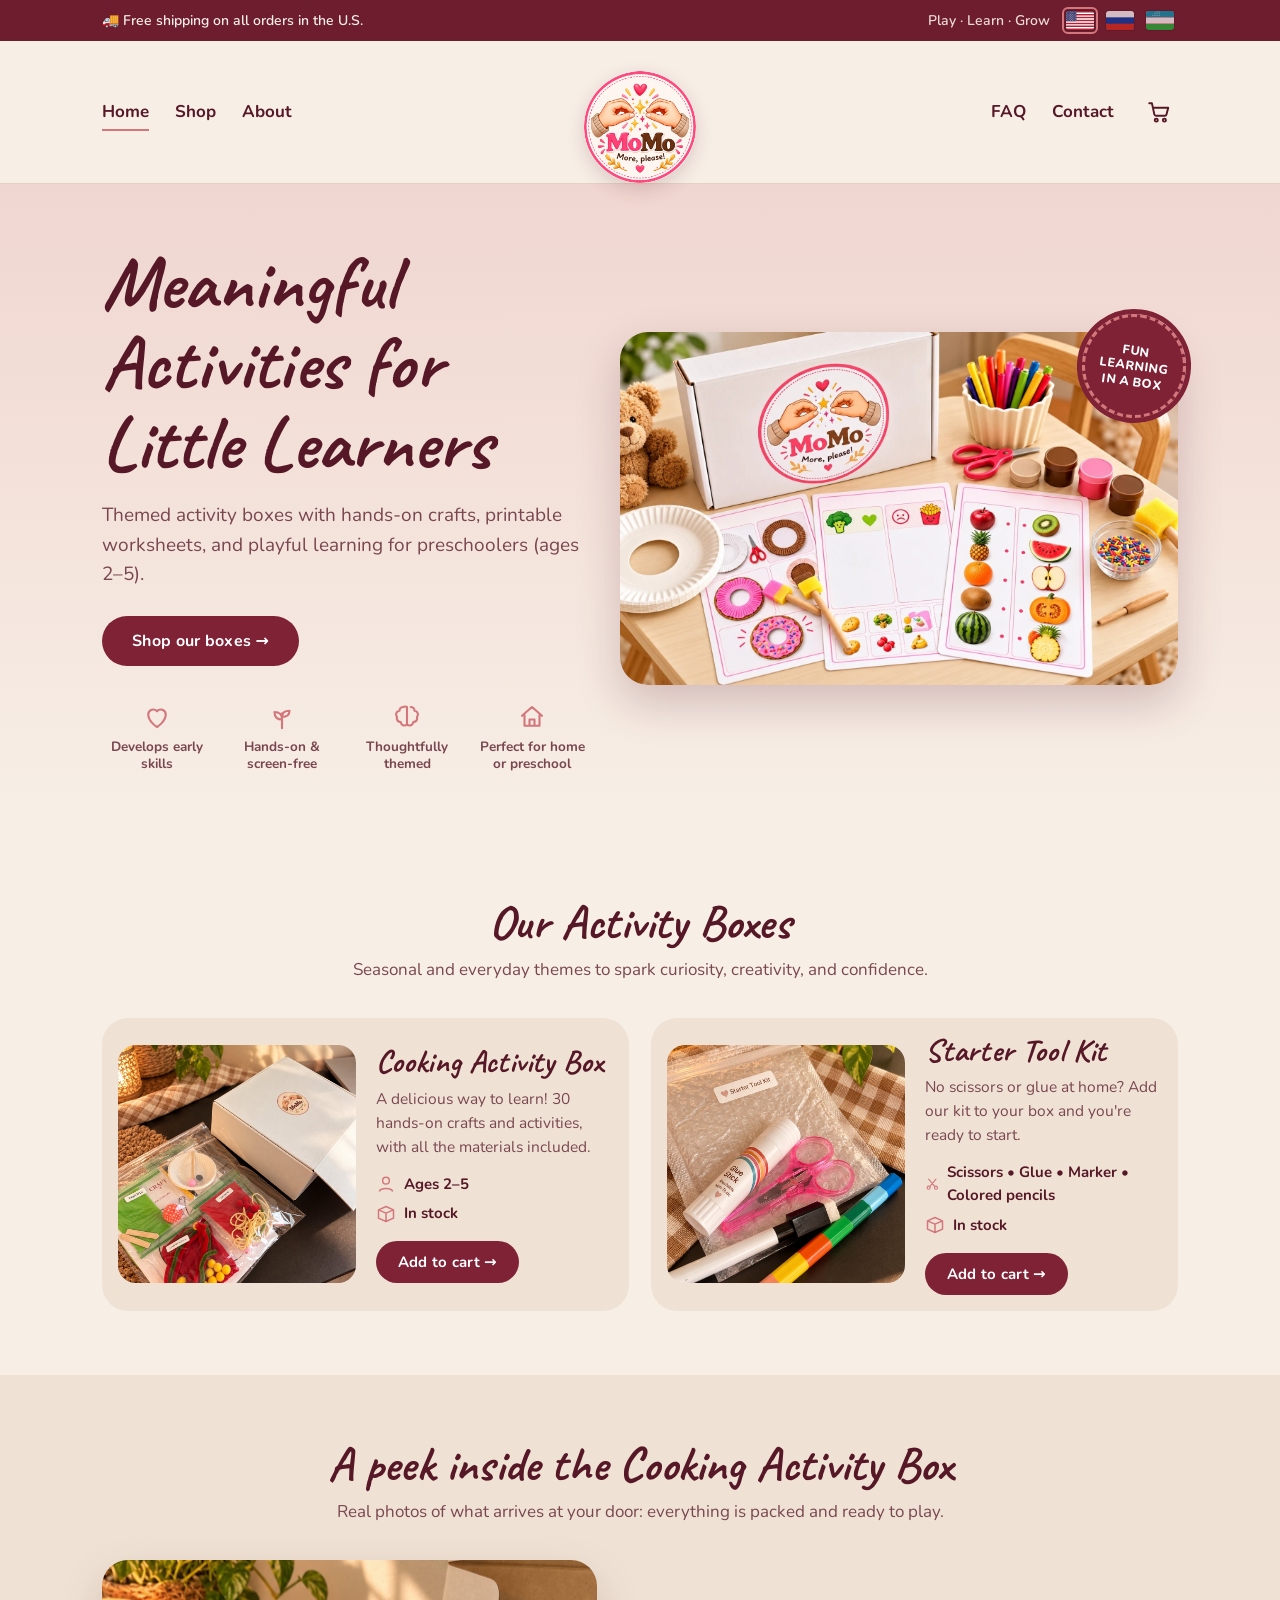
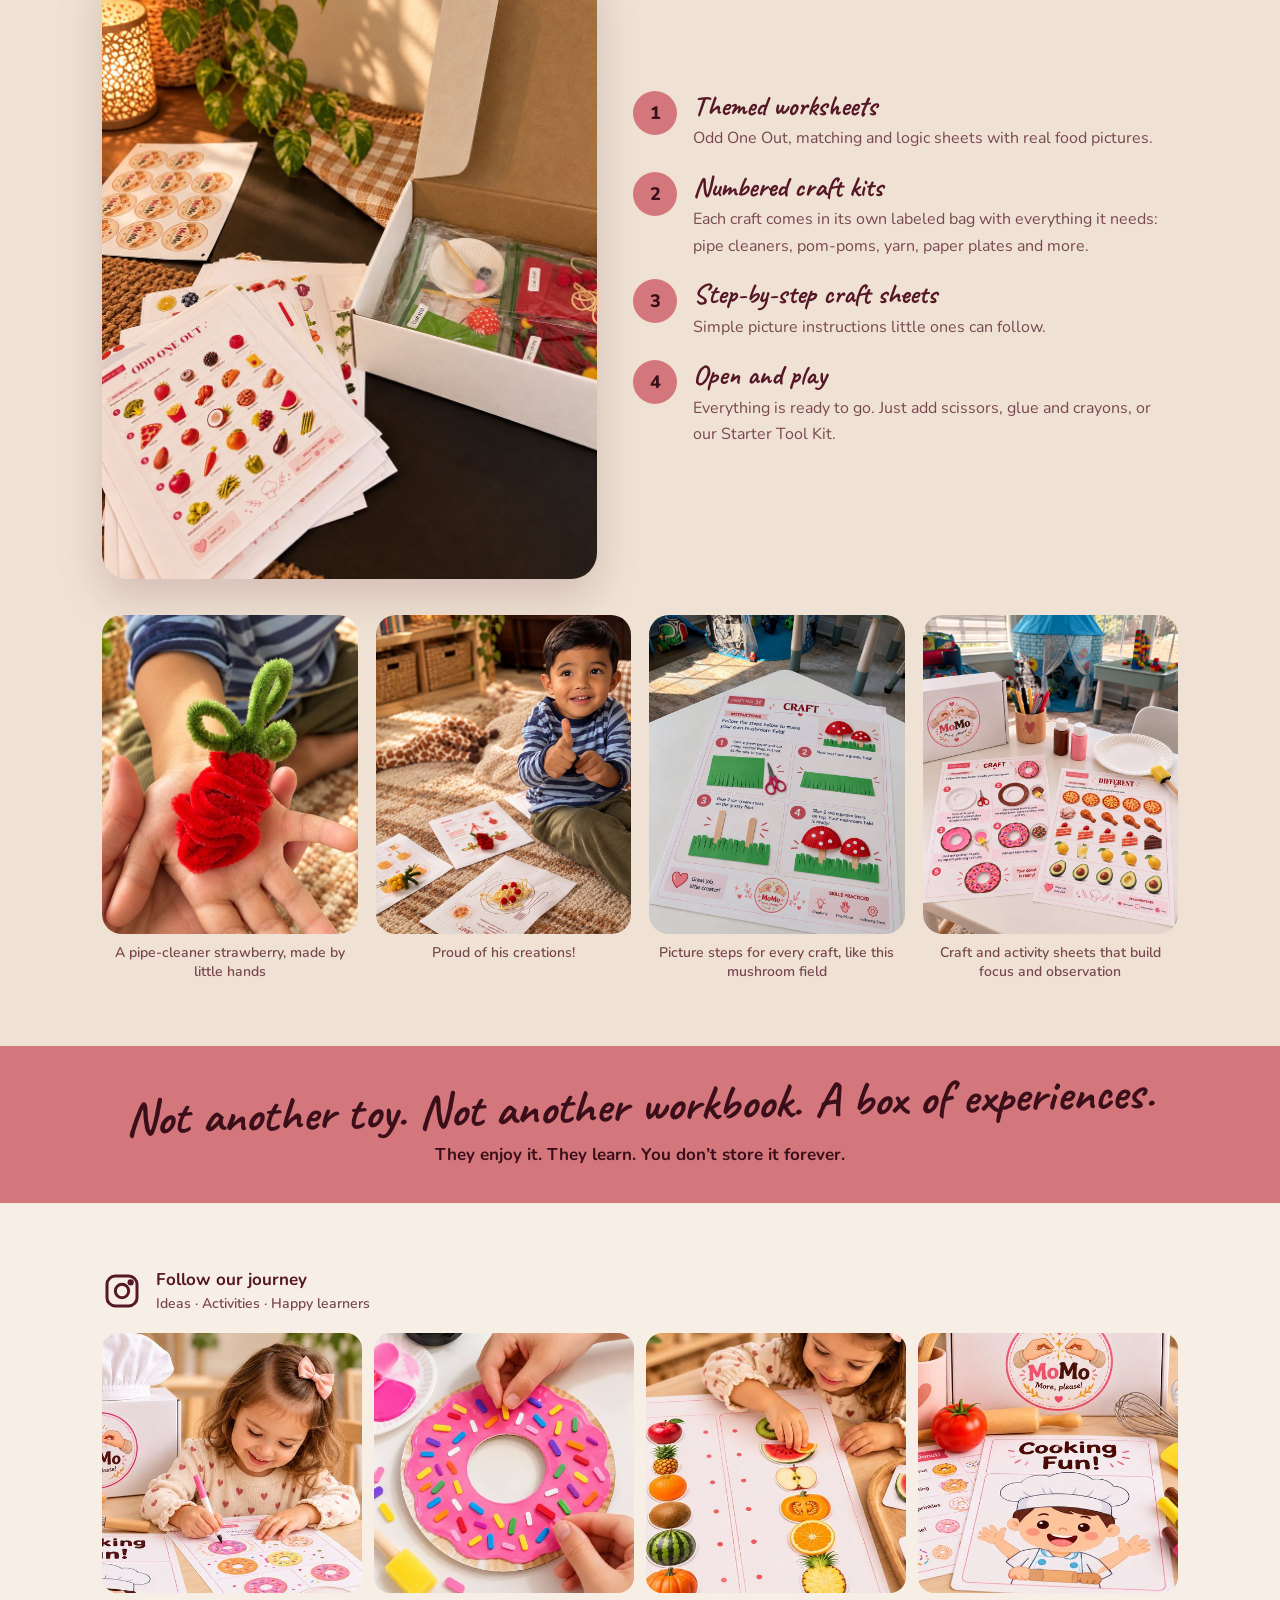
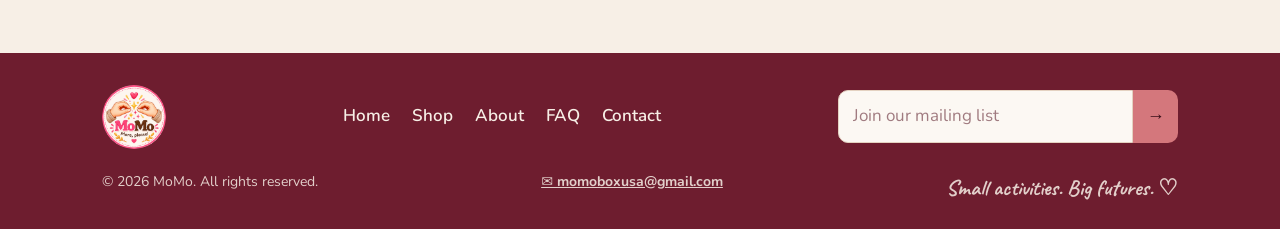
<file: index.html>
<!DOCTYPE html>
<html lang="en">
<head>
<meta charset="utf-8">
<!-- Google tag (gtag.js) -->
<script async src="https://www.googletagmanager.com/gtag/js?id=G-FGCY3ZM4ZQ"></script>
<script>
  window.dataLayer = window.dataLayer || [];
  function gtag(){dataLayer.push(arguments);}
  // Owner test visits (?test=1, remembered for the tab; ?test=0 ends it) are not counted.
  (function(){var t=false,l='en';try{var q=new URLSearchParams(location.search).get('test');if(q==='1')sessionStorage.setItem('momo-test','1');if(q==='0')sessionStorage.removeItem('momo-test');t=sessionStorage.getItem('momo-test')==='1';l=localStorage.getItem('momo-lang')||(navigator.language||'').slice(0,2);}catch(e){}
    if(t)window['ga-disable-G-FGCY3ZM4ZQ']=true;
    gtag('set','user_properties',{site_language:['en','ru','uz'].indexOf(l)<0?'en':l});})();
  gtag('js', new Date());

  gtag('config', 'G-FGCY3ZM4ZQ');
</script>
<meta name="color-scheme" content="light">
<meta name="viewport" content="width=device-width, initial-scale=1, viewport-fit=cover">
<title data-i18n="title.home">MoMo – More, please! Activity boxes for little learners</title>
<meta name="description" content="Themed activity boxes with hands-on crafts, printable worksheets, and playful learning for preschoolers ages 2–5.">
<link rel="icon" href="images/logo.png?v=4">
<link rel="stylesheet" href="css/styles.css?v=15">
</head>
<body data-page="home">

<div class="topbar"><div class="wrap"><span data-i18n="top.ship">🚚 Free shipping on all orders in the U.S.</span><span class="tag" data-i18n="top.tag">Play · Learn · Grow</span><div class="lang" role="group" aria-label="Language"><button data-lang="en" lang="en" title="English" aria-label="English"><img src="images/flags/us.svg" alt="" width="28" height="19"></button><button data-lang="ru" lang="ru" title="Русский" aria-label="Русский"><img src="images/flags/ru.svg" alt="" width="28" height="19"></button><button data-lang="uz" lang="uz" title="Oʻzbekcha" aria-label="Oʻzbekcha"><img src="images/flags/uz.svg" alt="" width="28" height="19"></button></div></div></div>

<header class="site">
<div class="wrap">
<nav class="nav" id="nav" aria-label="Main">
  <ul class="left">
    <li><a class="link" data-go="home" href="index.html" data-i18n="nav.home">Home</a></li>
    <li><a class="link" data-go="shop" href="shop.html" data-i18n="nav.shop">Shop</a></li>
    <li><a class="link" data-go="about" href="about.html" data-i18n="nav.about">About</a></li>
  </ul>
  <button class="menu-toggle" id="menuBtn" aria-label="Menu" data-i18n-attr="aria-label:nav.menu" aria-expanded="false"><svg viewBox="0 0 24 24" fill="none" stroke="currentColor" stroke-width="2" stroke-linecap="round"><path d="M4 7h16M4 12h16M4 17h16"/></svg></button>
  <button class="logo-btn" data-go="home" aria-label="MoMo home"><img src="images/logo.png?v=4" alt="MoMo – More, please!"></button>
  <ul class="right">
    <li class="link-li"><a class="link" data-go="faq" href="faq.html" data-i18n="nav.faq">FAQ</a></li>
    <li class="link-li"><a class="link" data-go="contact" href="contact.html" data-i18n="nav.contact">Contact</a></li>
    <li><button class="cart-btn" data-go="cart" aria-label="Cart" data-i18n-attr="aria-label:nav.cart"><svg viewBox="0 0 24 24" fill="none" stroke="currentColor" stroke-width="1.8" stroke-linecap="round" stroke-linejoin="round"><path d="M3 4h2.5l2.2 10.2a1.5 1.5 0 0 0 1.5 1.2h8.2a1.5 1.5 0 0 0 1.5-1.1L20.5 8H6.3"/><circle cx="9.5" cy="19.5" r="1.4"/><circle cx="17" cy="19.5" r="1.4"/></svg><span class="badge" id="badge">0</span></button></li>
  </ul>
</nav>
</div>
</header>

<main>
<div class="page active">
  <section class="hero">
    <div class="wrap">
      <div>
        <h1 data-i18n="hero.title">Meaningful Activities for Little Learners</h1>
        <p class="lead" data-i18n="hero.lead">Themed activity boxes with hands-on crafts, printable worksheets, and playful learning for preschoolers (ages 2–5).</p>
        <button class="btn" data-go="shop" data-i18n="hero.cta">Shop our boxes →</button>
        <div class="pillars">
          <div><svg viewBox="0 0 24 24" fill="none" stroke="currentColor" stroke-width="1.7" stroke-linejoin="round"><path d="M12 20s-7-4.4-7-10a4 4 0 0 1 7-2.6A4 4 0 0 1 19 10c0 5.6-7 10-7 10z"/></svg><span data-i18n="pillar.skills">Develops early skills</span></div>
          <div><svg viewBox="0 0 24 24" fill="none" stroke="currentColor" stroke-width="1.7" stroke-linecap="round" stroke-linejoin="round"><path d="M12 21c0-6 0-9 0-12M12 14c-4 0-6-2-6-6 4 0 6 2 6 6zM12 12c0-3 2-5 6-5 0 3-2 5-6 5z"/></svg><span data-i18n="pillar.hands">Hands-on &amp; screen-free</span></div>
          <div><svg viewBox="0 0 24 24" fill="none" stroke="currentColor" stroke-width="1.7" stroke-linecap="round" stroke-linejoin="round"><path d="M9 4a3 3 0 0 0-3 3 3 3 0 0 0-2 5 3 3 0 0 0 3 4 3 3 0 0 0 5 2V4a3 3 0 0 0-3 0zM15 4a3 3 0 0 1 3 3 3 3 0 0 1 2 5 3 3 0 0 1-3 4 3 3 0 0 1-5 2"/></svg><span data-i18n="pillar.themed">Thoughtfully themed</span></div>
          <div><svg viewBox="0 0 24 24" fill="none" stroke="currentColor" stroke-width="1.7" stroke-linecap="round" stroke-linejoin="round"><path d="M4 11l8-7 8 7M6 10v9h12v-9M10 19v-5h4v5"/></svg><span data-i18n="pillar.home">Perfect for home or preschool</span></div>
        </div>
      </div>
      <div class="photo">
        <img src="images/hero.jpg?v=4" alt="A MoMo activity box with a donut craft sheet, a fruit matching worksheet and crayons on a child's table" width="1576" height="998">
        <div class="stamp" data-i18n="hero.stamp">FUN<br>LEARNING<br>IN A BOX</div>
      </div>
    </div>
  </section>

  <section class="block">
    <div class="wrap">
      <div class="sec-head"><h2 data-i18n="boxes.title">Our Activity Boxes</h2><p data-i18n="boxes.lead">Seasonal and everyday themes to spark curiosity, creativity, and confidence.</p></div>
      <div class="grid2">
        <article class="product">
          <img src="images/cooking-box-kits.jpg" alt="Cooking Activity Box: labeled craft bags with pipe cleaners, pom-poms, yarn and a paper bowl in front of the box">
          <div>
            <h3 data-i18n="box.cooking.name">Cooking Activity Box</h3>
            <p data-i18n="box.cooking.desc">A delicious way to learn! 30 hands-on crafts and activities, with all the materials included.</p>
            <ul class="meta"><li><svg viewBox="0 0 24 24" fill="none" stroke="currentColor" stroke-width="1.8"><circle cx="12" cy="8" r="4"/><path d="M4 21c1-5 15-5 16 0"/></svg><span data-i18n="meta.ages">Ages 2–5</span></li><li><svg viewBox="0 0 24 24" fill="none" stroke="currentColor" stroke-width="1.8" stroke-linejoin="round"><path d="M3 7l9-4 9 4v10l-9 4-9-4zM3 7l9 4 9-4M12 11v10"/></svg><span data-i18n="meta.instock">In stock</span></li></ul>
            <button class="btn small" data-add="cooking" data-i18n="btn.addArrow">Add to cart →</button>
          </div>
        </article>
        <article class="product">
          <img src="images/starter-kit.jpg" alt="Starter Tool Kit: pink kids' scissors, a washable glue stick, a marker and colored pencils">
          <div>
            <h3 data-i18n="box.toolkit.name">Starter Tool Kit</h3>
            <p data-i18n="box.toolkit.desc">No scissors or glue at home? Add our kit to your box and you're ready to start.</p>
            <ul class="meta"><li><svg viewBox="0 0 24 24" fill="none" stroke="currentColor" stroke-width="1.8" stroke-linecap="round"><circle cx="6" cy="18" r="2.5"/><circle cx="18" cy="18" r="2.5"/><path d="M7.8 16.2 18 4M16.2 16.2 6 4"/></svg><span data-i18n="box.toolkit.sub">Scissors • Glue • Marker • Colored pencils</span></li><li><svg viewBox="0 0 24 24" fill="none" stroke="currentColor" stroke-width="1.8" stroke-linejoin="round"><path d="M3 7l9-4 9 4v10l-9 4-9-4zM3 7l9 4 9-4M12 11v10"/></svg><span data-i18n="meta.instock">In stock</span></li></ul>
            <button class="btn small" data-add="toolkit" data-i18n="btn.addArrow">Add to cart →</button>
          </div>
        </article>
      </div>
    </div>
  </section>

  <section class="block peek">
    <div class="wrap">
      <div class="sec-head"><h2 data-i18n="peek.title">A peek inside the Cooking Activity Box</h2><p data-i18n="peek.lead">Real photos of what arrives at your door: everything is packed and ready to play.</p></div>
      <div class="peek-grid">
        <img class="peek-main" src="images/peek-box-open.jpg" alt="An open MoMo box with labeled craft kits next to a stack of Odd One Out and food worksheets" loading="lazy" width="900" height="1200">
        <ol class="peek-list">
          <li><div><strong data-i18n="peek.i1t">Themed worksheets</strong><span data-i18n="peek.i1d">Odd One Out, matching and logic sheets with real food pictures.</span></div></li>
          <li><div><strong data-i18n="peek.i2t">Numbered craft kits</strong><span data-i18n="peek.i2d">Each craft comes in its own labeled bag with everything it needs: pipe cleaners, pom-poms, yarn, paper plates and more.</span></div></li>
          <li><div><strong data-i18n="peek.i3t">Step-by-step craft sheets</strong><span data-i18n="peek.i3d">Simple picture instructions little ones can follow.</span></div></li>
          <li><div><strong data-i18n="peek.i4t">Open and play</strong><span data-i18n="peek.i4d">Everything is ready to go. Just add scissors, glue and crayons, or our Starter Tool Kit.</span></div></li>
        </ol>
      </div>
      <div class="peek-photos">
        <figure><img src="images/peek-strawberry.jpg" alt="A child holding a red pipe-cleaner strawberry craft" loading="lazy" width="900" height="1200"><figcaption data-i18n="peek.c2">A pipe-cleaner strawberry, made by little hands</figcaption></figure>
        <figure><img src="images/peek-thumbs-up.jpg" alt="A smiling boy giving a thumbs-up next to his finished craft worksheets" loading="lazy" width="900" height="1200"><figcaption data-i18n="peek.c3">Proud of his creations!</figcaption></figure>
        <figure><img src="images/peek-mushroom-sheet.jpg" alt="Craft N10 instruction sheet: make a mushroom field with green paper, ice-cream sticks and red cupcake liners" loading="lazy" width="900" height="1200"><figcaption data-i18n="peek.c4">Picture steps for every craft, like this mushroom field</figcaption></figure>
        <figure><img src="images/peek-donut-sheets.jpg" alt="The donut craft sheet and the Different activity sheet with paint, a paper plate and a sponge brush" loading="lazy" width="900" height="1200"><figcaption data-i18n="peek.c5">Craft and activity sheets that build focus and observation</figcaption></figure>
      </div>
    </div>
  </section>


  <div class="banner"><div class="wrap"><h2 data-i18n="banner">Not another toy. Not another workbook. A box of experiences.</h2><p data-i18n="banner.sub">They enjoy it. They learn. You don’t store it forever.</p></div></div>

  <section class="block" style="padding-bottom:30px">
    <div class="wrap">
      <div class="follow"><svg width="40" height="40" viewBox="0 0 24 24" fill="none" stroke="currentColor" stroke-width="1.8"><rect x="3" y="3" width="18" height="18" rx="5"/><circle cx="12" cy="12" r="4"/><circle cx="17.2" cy="6.8" r="1" fill="currentColor"/></svg><div><span data-i18n="follow.title">Follow our journey</span><small data-i18n="follow.sub">Ideas · Activities · Happy learners</small></div></div>
      <div class="gallery">
        <img src="images/gallery-coloring.jpg" alt="A little girl coloring donuts at her table" loading="lazy">
        <img src="images/gallery-donut.jpg" alt="Hands decorating a pink sprinkle donut craft" loading="lazy">
        <img src="images/gallery-fruit.jpg" alt="A girl matching fruit halves" loading="lazy">
        <img src="images/gallery-cooking.jpg" alt="The Cooking Fun worksheet and the Cooking Activity Box" loading="lazy">
      </div>
    </div>
  </section>
</div>
</main>

<footer class="site">
  <div class="wrap">
    <div class="foot">
      <img src="images/logo.png?v=4" alt="MoMo logo">
      <ul>
        <li><a data-go="home" href="index.html" data-i18n="nav.home">Home</a></li><li><a data-go="shop" href="shop.html" data-i18n="nav.shop">Shop</a></li><li><a data-go="about" href="about.html" data-i18n="nav.about">About</a></li><li><a data-go="faq" href="faq.html" data-i18n="nav.faq">FAQ</a></li><li><a data-go="contact" href="contact.html" data-i18n="nav.contact">Contact</a></li>
      </ul>
      <form class="mail" id="mailForm"><input type="email" required placeholder="Join our mailing list" aria-label="Email address" data-i18n-attr="placeholder:mail.placeholder,aria-label:mail.label"><button type="submit" aria-label="Join" data-i18n-attr="aria-label:mail.join">→</button></form>
    </div>
    <div class="legal"><span>© <span id="yr">2026</span> MoMo. <span data-i18n="legal.rights">All rights reserved.</span></span><a class="foot-mail" href="mailto:momoboxusa@gmail.com">✉ momoboxusa@gmail.com</a><em data-i18n="legal.motto">Small activities. Big futures. ♡</em></div>
  </div>
</footer>

<div class="modal" id="modal" role="dialog" aria-modal="true" aria-labelledby="mTitle"><div class="box"><h3 id="mTitle"></h3><p id="mText"></p><button class="btn small" id="mClose" data-i18n="modal.close">Got it</button></div></div>
<div class="toast" id="toast" role="status"></div>

<script src="js/i18n.js?v=12"></script>
<script src="js/main.js?v=16"></script>
<script src="js/analytics.js?v=4"></script>
</body>
</html>
</file>
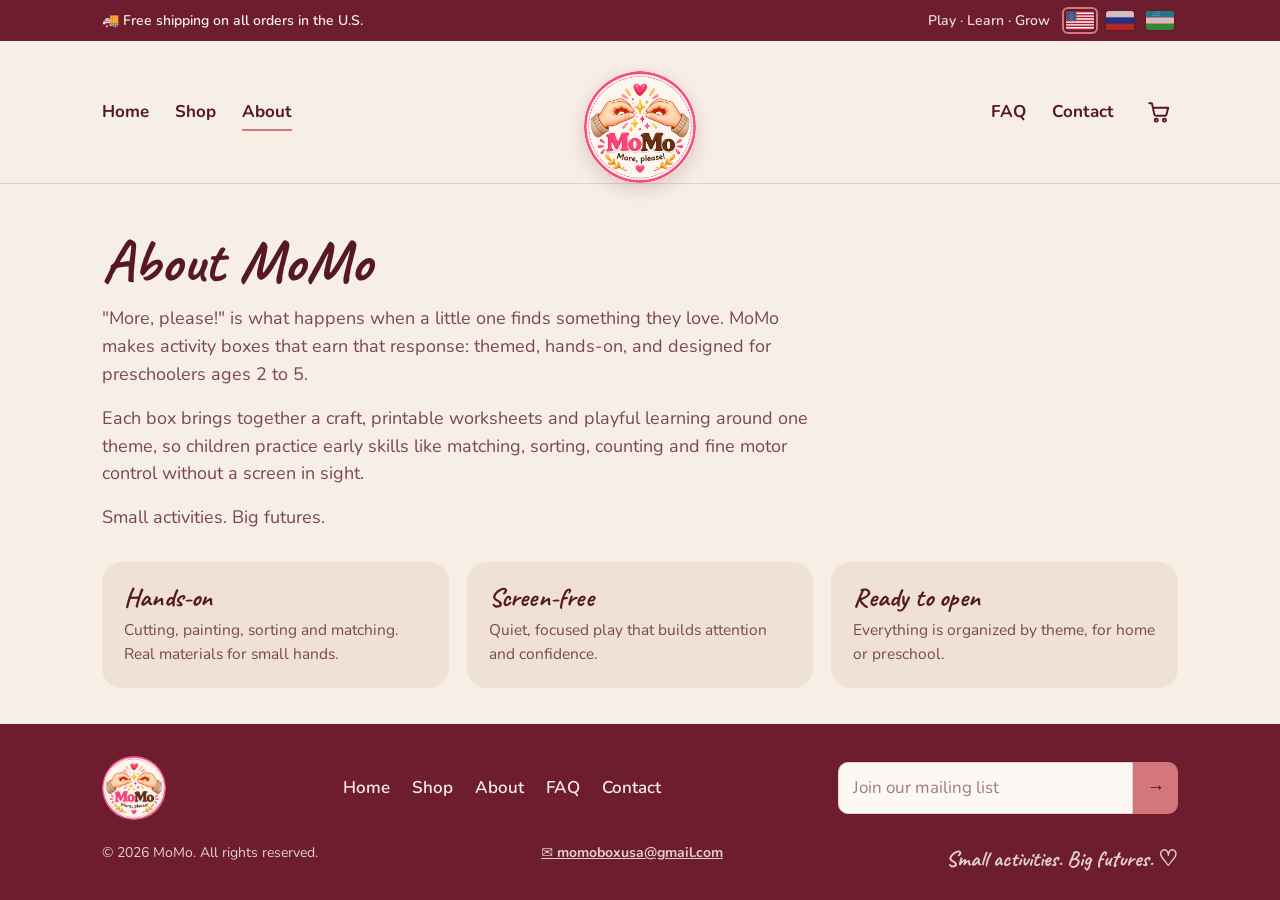
<file: about.html>
<!DOCTYPE html>
<html lang="en">
<head>
<meta charset="utf-8">
<!-- Google tag (gtag.js) -->
<script async src="https://www.googletagmanager.com/gtag/js?id=G-FGCY3ZM4ZQ"></script>
<script>
  window.dataLayer = window.dataLayer || [];
  function gtag(){dataLayer.push(arguments);}
  // Owner test visits (?test=1, remembered for the tab; ?test=0 ends it) are not counted.
  (function(){var t=false,l='en';try{var q=new URLSearchParams(location.search).get('test');if(q==='1')sessionStorage.setItem('momo-test','1');if(q==='0')sessionStorage.removeItem('momo-test');t=sessionStorage.getItem('momo-test')==='1';l=localStorage.getItem('momo-lang')||(navigator.language||'').slice(0,2);}catch(e){}
    if(t)window['ga-disable-G-FGCY3ZM4ZQ']=true;
    gtag('set','user_properties',{site_language:['en','ru','uz'].indexOf(l)<0?'en':l});})();
  gtag('js', new Date());

  gtag('config', 'G-FGCY3ZM4ZQ');
</script>
<meta name="color-scheme" content="light">
<meta name="viewport" content="width=device-width, initial-scale=1, viewport-fit=cover">
<title data-i18n="title.about">About – MoMo</title>
<meta name="description" content="Themed activity boxes with hands-on crafts, printable worksheets, and playful learning for preschoolers ages 2–5.">
<link rel="icon" href="images/logo.png?v=4">
<link rel="stylesheet" href="css/styles.css?v=15">
</head>
<body data-page="about">

<div class="topbar"><div class="wrap"><span data-i18n="top.ship">🚚 Free shipping on all orders in the U.S.</span><span class="tag" data-i18n="top.tag">Play · Learn · Grow</span><div class="lang" role="group" aria-label="Language"><button data-lang="en" lang="en" title="English" aria-label="English"><img src="images/flags/us.svg" alt="" width="28" height="19"></button><button data-lang="ru" lang="ru" title="Русский" aria-label="Русский"><img src="images/flags/ru.svg" alt="" width="28" height="19"></button><button data-lang="uz" lang="uz" title="Oʻzbekcha" aria-label="Oʻzbekcha"><img src="images/flags/uz.svg" alt="" width="28" height="19"></button></div></div></div>

<header class="site">
<div class="wrap">
<nav class="nav" id="nav" aria-label="Main">
  <ul class="left">
    <li><a class="link" data-go="home" href="index.html" data-i18n="nav.home">Home</a></li>
    <li><a class="link" data-go="shop" href="shop.html" data-i18n="nav.shop">Shop</a></li>
    <li><a class="link" data-go="about" href="about.html" data-i18n="nav.about">About</a></li>
  </ul>
  <button class="menu-toggle" id="menuBtn" aria-label="Menu" data-i18n-attr="aria-label:nav.menu" aria-expanded="false"><svg viewBox="0 0 24 24" fill="none" stroke="currentColor" stroke-width="2" stroke-linecap="round"><path d="M4 7h16M4 12h16M4 17h16"/></svg></button>
  <button class="logo-btn" data-go="home" aria-label="MoMo home"><img src="images/logo.png?v=4" alt="MoMo – More, please!"></button>
  <ul class="right">
    <li class="link-li"><a class="link" data-go="faq" href="faq.html" data-i18n="nav.faq">FAQ</a></li>
    <li class="link-li"><a class="link" data-go="contact" href="contact.html" data-i18n="nav.contact">Contact</a></li>
    <li><button class="cart-btn" data-go="cart" aria-label="Cart" data-i18n-attr="aria-label:nav.cart"><svg viewBox="0 0 24 24" fill="none" stroke="currentColor" stroke-width="1.8" stroke-linecap="round" stroke-linejoin="round"><path d="M3 4h2.5l2.2 10.2a1.5 1.5 0 0 0 1.5 1.2h8.2a1.5 1.5 0 0 0 1.5-1.1L20.5 8H6.3"/><circle cx="9.5" cy="19.5" r="1.4"/><circle cx="17" cy="19.5" r="1.4"/></svg><span class="badge" id="badge">0</span></button></li>
  </ul>
</nav>
</div>
</header>

<main>
<div class="page active">
  <div class="wrap">
    <div class="page-head"><h1 data-i18n="about.title">About MoMo</h1></div>
    <div class="prose">
      <p data-i18n="about.p1">"More, please!" is what happens when a little one finds something they love. MoMo makes activity boxes that earn that response: themed, hands-on, and designed for preschoolers ages 2 to 5.</p>
      <p data-i18n="about.p2">Each box brings together a craft, printable worksheets and playful learning around one theme, so children practice early skills like matching, sorting, counting and fine motor control without a screen in sight.</p>
      <p data-i18n="about.p3">Small activities. Big futures.</p>
      <!-- EDIT: Replace with your wife's own story, her name and a photo. Add the Russian and Uzbek versions in js/i18n.js. -->
    </div>
    <div class="values">
      <div><h3 data-i18n="value.hands">Hands-on</h3><p data-i18n="value.handsText">Cutting, painting, sorting and matching. Real materials for small hands.</p></div>
      <div><h3 data-i18n="value.screen">Screen-free</h3><p data-i18n="value.screenText">Quiet, focused play that builds attention and confidence.</p></div>
      <div><h3 data-i18n="value.ready">Ready to open</h3><p data-i18n="value.readyText">Everything is organized by theme, for home or preschool.</p></div>
    </div>
  </div>
</div>
</main>

<footer class="site">
  <div class="wrap">
    <div class="foot">
      <img src="images/logo.png?v=4" alt="MoMo logo">
      <ul>
        <li><a data-go="home" href="index.html" data-i18n="nav.home">Home</a></li><li><a data-go="shop" href="shop.html" data-i18n="nav.shop">Shop</a></li><li><a data-go="about" href="about.html" data-i18n="nav.about">About</a></li><li><a data-go="faq" href="faq.html" data-i18n="nav.faq">FAQ</a></li><li><a data-go="contact" href="contact.html" data-i18n="nav.contact">Contact</a></li>
      </ul>
      <form class="mail" id="mailForm"><input type="email" required placeholder="Join our mailing list" aria-label="Email address" data-i18n-attr="placeholder:mail.placeholder,aria-label:mail.label"><button type="submit" aria-label="Join" data-i18n-attr="aria-label:mail.join">→</button></form>
    </div>
    <div class="legal"><span>© <span id="yr">2026</span> MoMo. <span data-i18n="legal.rights">All rights reserved.</span></span><a class="foot-mail" href="mailto:momoboxusa@gmail.com">✉ momoboxusa@gmail.com</a><em data-i18n="legal.motto">Small activities. Big futures. ♡</em></div>
  </div>
</footer>

<div class="modal" id="modal" role="dialog" aria-modal="true" aria-labelledby="mTitle"><div class="box"><h3 id="mTitle"></h3><p id="mText"></p><button class="btn small" id="mClose" data-i18n="modal.close">Got it</button></div></div>
<div class="toast" id="toast" role="status"></div>

<script src="js/i18n.js?v=12"></script>
<script src="js/main.js?v=16"></script>
<script src="js/analytics.js?v=4"></script>
</body>
</html>
</file>
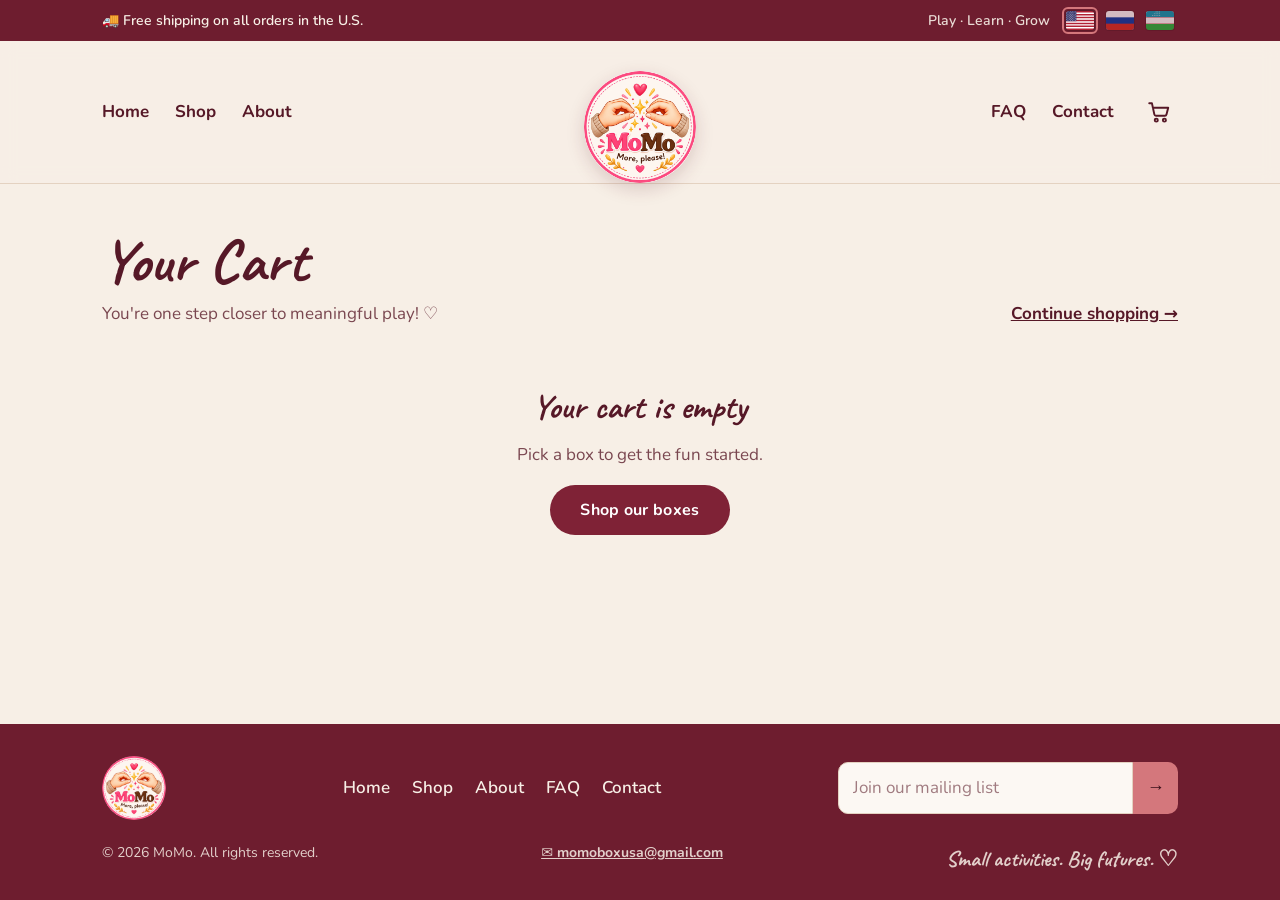
<file: cart.html>
<!DOCTYPE html>
<html lang="en">
<head>
<meta charset="utf-8">
<!-- Google tag (gtag.js) -->
<script async src="https://www.googletagmanager.com/gtag/js?id=G-FGCY3ZM4ZQ"></script>
<script>
  window.dataLayer = window.dataLayer || [];
  function gtag(){dataLayer.push(arguments);}
  // Owner test visits (?test=1, remembered for the tab; ?test=0 ends it) are not counted.
  (function(){var t=false,l='en';try{var q=new URLSearchParams(location.search).get('test');if(q==='1')sessionStorage.setItem('momo-test','1');if(q==='0')sessionStorage.removeItem('momo-test');t=sessionStorage.getItem('momo-test')==='1';l=localStorage.getItem('momo-lang')||(navigator.language||'').slice(0,2);}catch(e){}
    if(t)window['ga-disable-G-FGCY3ZM4ZQ']=true;
    gtag('set','user_properties',{site_language:['en','ru','uz'].indexOf(l)<0?'en':l});})();
  gtag('js', new Date());

  gtag('config', 'G-FGCY3ZM4ZQ');
</script>
<meta name="color-scheme" content="light">
<meta name="viewport" content="width=device-width, initial-scale=1, viewport-fit=cover">
<title data-i18n="title.cart">Your Cart – MoMo</title>
<meta name="description" content="Themed activity boxes with hands-on crafts, printable worksheets, and playful learning for preschoolers ages 2–5.">
<link rel="icon" href="images/logo.png?v=4">
<link rel="stylesheet" href="css/styles.css?v=15">
</head>
<body data-page="cart">

<div class="topbar"><div class="wrap"><span data-i18n="top.ship">🚚 Free shipping on all orders in the U.S.</span><span class="tag" data-i18n="top.tag">Play · Learn · Grow</span><div class="lang" role="group" aria-label="Language"><button data-lang="en" lang="en" title="English" aria-label="English"><img src="images/flags/us.svg" alt="" width="28" height="19"></button><button data-lang="ru" lang="ru" title="Русский" aria-label="Русский"><img src="images/flags/ru.svg" alt="" width="28" height="19"></button><button data-lang="uz" lang="uz" title="Oʻzbekcha" aria-label="Oʻzbekcha"><img src="images/flags/uz.svg" alt="" width="28" height="19"></button></div></div></div>

<header class="site">
<div class="wrap">
<nav class="nav" id="nav" aria-label="Main">
  <ul class="left">
    <li><a class="link" data-go="home" href="index.html" data-i18n="nav.home">Home</a></li>
    <li><a class="link" data-go="shop" href="shop.html" data-i18n="nav.shop">Shop</a></li>
    <li><a class="link" data-go="about" href="about.html" data-i18n="nav.about">About</a></li>
  </ul>
  <button class="menu-toggle" id="menuBtn" aria-label="Menu" data-i18n-attr="aria-label:nav.menu" aria-expanded="false"><svg viewBox="0 0 24 24" fill="none" stroke="currentColor" stroke-width="2" stroke-linecap="round"><path d="M4 7h16M4 12h16M4 17h16"/></svg></button>
  <button class="logo-btn" data-go="home" aria-label="MoMo home"><img src="images/logo.png?v=4" alt="MoMo – More, please!"></button>
  <ul class="right">
    <li class="link-li"><a class="link" data-go="faq" href="faq.html" data-i18n="nav.faq">FAQ</a></li>
    <li class="link-li"><a class="link" data-go="contact" href="contact.html" data-i18n="nav.contact">Contact</a></li>
    <li><button class="cart-btn" data-go="cart" aria-label="Cart" data-i18n-attr="aria-label:nav.cart"><svg viewBox="0 0 24 24" fill="none" stroke="currentColor" stroke-width="1.8" stroke-linecap="round" stroke-linejoin="round"><path d="M3 4h2.5l2.2 10.2a1.5 1.5 0 0 0 1.5 1.2h8.2a1.5 1.5 0 0 0 1.5-1.1L20.5 8H6.3"/><circle cx="9.5" cy="19.5" r="1.4"/><circle cx="17" cy="19.5" r="1.4"/></svg><span class="badge" id="badge">0</span></button></li>
  </ul>
</nav>
</div>
</header>

<main>
<div class="page active">
  <div class="wrap cart-wrap">
    <div class="page-head" style="display:flex;justify-content:space-between;align-items:flex-end;gap:16px;flex-wrap:wrap">
      <div><h1 data-i18n="cart.title">Your Cart</h1><p data-i18n="cart.lead">You're one step closer to meaningful play! ♡</p></div>
      <a style="font-weight:700" data-go="shop" href="shop.html" data-i18n="cart.continue">Continue shopping →</a>
    </div>
    <div id="cartBody"></div>
  </div>
</div>
</main>

<footer class="site">
  <div class="wrap">
    <div class="foot">
      <img src="images/logo.png?v=4" alt="MoMo logo">
      <ul>
        <li><a data-go="home" href="index.html" data-i18n="nav.home">Home</a></li><li><a data-go="shop" href="shop.html" data-i18n="nav.shop">Shop</a></li><li><a data-go="about" href="about.html" data-i18n="nav.about">About</a></li><li><a data-go="faq" href="faq.html" data-i18n="nav.faq">FAQ</a></li><li><a data-go="contact" href="contact.html" data-i18n="nav.contact">Contact</a></li>
      </ul>
      <form class="mail" id="mailForm"><input type="email" required placeholder="Join our mailing list" aria-label="Email address" data-i18n-attr="placeholder:mail.placeholder,aria-label:mail.label"><button type="submit" aria-label="Join" data-i18n-attr="aria-label:mail.join">→</button></form>
    </div>
    <div class="legal"><span>© <span id="yr">2026</span> MoMo. <span data-i18n="legal.rights">All rights reserved.</span></span><a class="foot-mail" href="mailto:momoboxusa@gmail.com">✉ momoboxusa@gmail.com</a><em data-i18n="legal.motto">Small activities. Big futures. ♡</em></div>
  </div>
</footer>

<div class="modal" id="modal" role="dialog" aria-modal="true" aria-labelledby="mTitle"><div class="box"><h3 id="mTitle"></h3><p id="mText"></p><button class="btn small" id="mClose" data-i18n="modal.close">Got it</button></div></div>
<div class="toast" id="toast" role="status"></div>

<script src="js/i18n.js?v=12"></script>
<script src="js/main.js?v=16"></script>
<script src="js/analytics.js?v=4"></script>
</body>
</html>
</file>
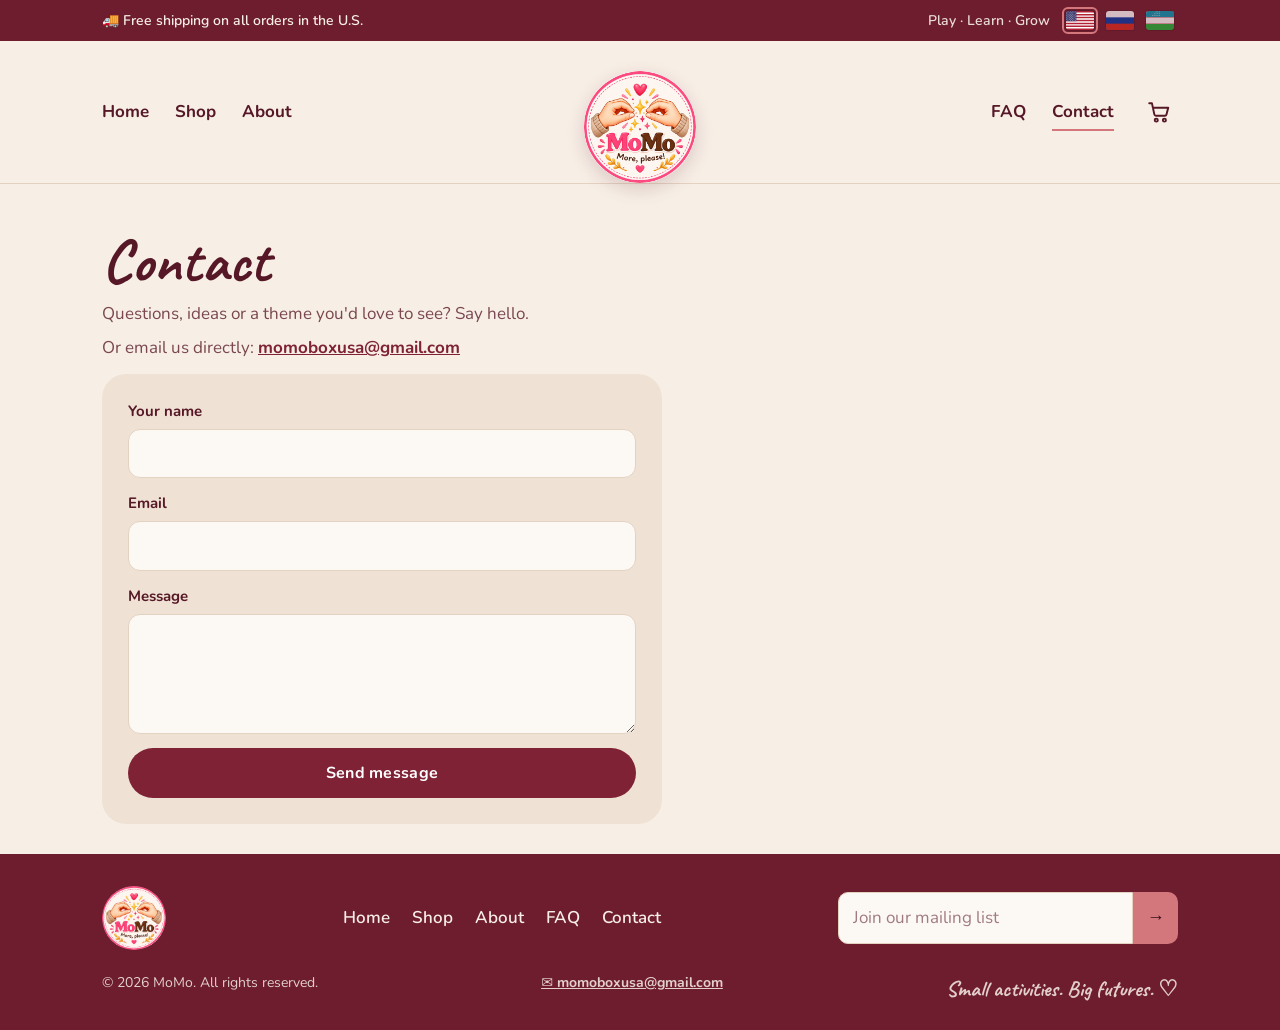
<file: contact.html>
<!DOCTYPE html>
<html lang="en">
<head>
<meta charset="utf-8">
<!-- Google tag (gtag.js) -->
<script async src="https://www.googletagmanager.com/gtag/js?id=G-FGCY3ZM4ZQ"></script>
<script>
  window.dataLayer = window.dataLayer || [];
  function gtag(){dataLayer.push(arguments);}
  // Owner test visits (?test=1, remembered for the tab; ?test=0 ends it) are not counted.
  (function(){var t=false,l='en';try{var q=new URLSearchParams(location.search).get('test');if(q==='1')sessionStorage.setItem('momo-test','1');if(q==='0')sessionStorage.removeItem('momo-test');t=sessionStorage.getItem('momo-test')==='1';l=localStorage.getItem('momo-lang')||(navigator.language||'').slice(0,2);}catch(e){}
    if(t)window['ga-disable-G-FGCY3ZM4ZQ']=true;
    gtag('set','user_properties',{site_language:['en','ru','uz'].indexOf(l)<0?'en':l});})();
  gtag('js', new Date());

  gtag('config', 'G-FGCY3ZM4ZQ');
</script>
<meta name="color-scheme" content="light">
<meta name="viewport" content="width=device-width, initial-scale=1, viewport-fit=cover">
<title data-i18n="title.contact">Contact – MoMo</title>
<meta name="description" content="Themed activity boxes with hands-on crafts, printable worksheets, and playful learning for preschoolers ages 2–5.">
<link rel="icon" href="images/logo.png?v=4">
<link rel="stylesheet" href="css/styles.css?v=15">
</head>
<body data-page="contact">

<div class="topbar"><div class="wrap"><span data-i18n="top.ship">🚚 Free shipping on all orders in the U.S.</span><span class="tag" data-i18n="top.tag">Play · Learn · Grow</span><div class="lang" role="group" aria-label="Language"><button data-lang="en" lang="en" title="English" aria-label="English"><img src="images/flags/us.svg" alt="" width="28" height="19"></button><button data-lang="ru" lang="ru" title="Русский" aria-label="Русский"><img src="images/flags/ru.svg" alt="" width="28" height="19"></button><button data-lang="uz" lang="uz" title="Oʻzbekcha" aria-label="Oʻzbekcha"><img src="images/flags/uz.svg" alt="" width="28" height="19"></button></div></div></div>

<header class="site">
<div class="wrap">
<nav class="nav" id="nav" aria-label="Main">
  <ul class="left">
    <li><a class="link" data-go="home" href="index.html" data-i18n="nav.home">Home</a></li>
    <li><a class="link" data-go="shop" href="shop.html" data-i18n="nav.shop">Shop</a></li>
    <li><a class="link" data-go="about" href="about.html" data-i18n="nav.about">About</a></li>
  </ul>
  <button class="menu-toggle" id="menuBtn" aria-label="Menu" data-i18n-attr="aria-label:nav.menu" aria-expanded="false"><svg viewBox="0 0 24 24" fill="none" stroke="currentColor" stroke-width="2" stroke-linecap="round"><path d="M4 7h16M4 12h16M4 17h16"/></svg></button>
  <button class="logo-btn" data-go="home" aria-label="MoMo home"><img src="images/logo.png?v=4" alt="MoMo – More, please!"></button>
  <ul class="right">
    <li class="link-li"><a class="link" data-go="faq" href="faq.html" data-i18n="nav.faq">FAQ</a></li>
    <li class="link-li"><a class="link" data-go="contact" href="contact.html" data-i18n="nav.contact">Contact</a></li>
    <li><button class="cart-btn" data-go="cart" aria-label="Cart" data-i18n-attr="aria-label:nav.cart"><svg viewBox="0 0 24 24" fill="none" stroke="currentColor" stroke-width="1.8" stroke-linecap="round" stroke-linejoin="round"><path d="M3 4h2.5l2.2 10.2a1.5 1.5 0 0 0 1.5 1.2h8.2a1.5 1.5 0 0 0 1.5-1.1L20.5 8H6.3"/><circle cx="9.5" cy="19.5" r="1.4"/><circle cx="17" cy="19.5" r="1.4"/></svg><span class="badge" id="badge">0</span></button></li>
  </ul>
</nav>
</div>
</header>

<main>
<div class="page active">
  <div class="wrap">
    <div class="page-head"><h1 data-i18n="nav.contact">Contact</h1><p data-i18n="contact.lead">Questions, ideas or a theme you'd love to see? Say hello.</p><p class="contact-mail"><span data-i18n="contact.or">Or email us directly:</span> <a href="mailto:momoboxusa@gmail.com">momoboxusa@gmail.com</a></p></div>
    <form class="card" id="contactForm">
      <label><span data-i18n="contact.name">Your name</span><input name="name" required autocomplete="name"></label>
      <label><span data-i18n="contact.email">Email</span><input name="email" type="email" required autocomplete="email"></label>
      <label><span data-i18n="contact.message">Message</span><textarea name="msg" required></textarea></label>
      <button class="btn" type="submit" data-i18n="contact.send">Send message</button>
    </form>
  </div>
</div>
</main>

<footer class="site">
  <div class="wrap">
    <div class="foot">
      <img src="images/logo.png?v=4" alt="MoMo logo">
      <ul>
        <li><a data-go="home" href="index.html" data-i18n="nav.home">Home</a></li><li><a data-go="shop" href="shop.html" data-i18n="nav.shop">Shop</a></li><li><a data-go="about" href="about.html" data-i18n="nav.about">About</a></li><li><a data-go="faq" href="faq.html" data-i18n="nav.faq">FAQ</a></li><li><a data-go="contact" href="contact.html" data-i18n="nav.contact">Contact</a></li>
      </ul>
      <form class="mail" id="mailForm"><input type="email" required placeholder="Join our mailing list" aria-label="Email address" data-i18n-attr="placeholder:mail.placeholder,aria-label:mail.label"><button type="submit" aria-label="Join" data-i18n-attr="aria-label:mail.join">→</button></form>
    </div>
    <div class="legal"><span>© <span id="yr">2026</span> MoMo. <span data-i18n="legal.rights">All rights reserved.</span></span><a class="foot-mail" href="mailto:momoboxusa@gmail.com">✉ momoboxusa@gmail.com</a><em data-i18n="legal.motto">Small activities. Big futures. ♡</em></div>
  </div>
</footer>

<div class="modal" id="modal" role="dialog" aria-modal="true" aria-labelledby="mTitle"><div class="box"><h3 id="mTitle"></h3><p id="mText"></p><button class="btn small" id="mClose" data-i18n="modal.close">Got it</button></div></div>
<div class="toast" id="toast" role="status"></div>

<script src="js/i18n.js?v=12"></script>
<script src="js/main.js?v=16"></script>
<script src="js/analytics.js?v=4"></script>
</body>
</html>
</file>
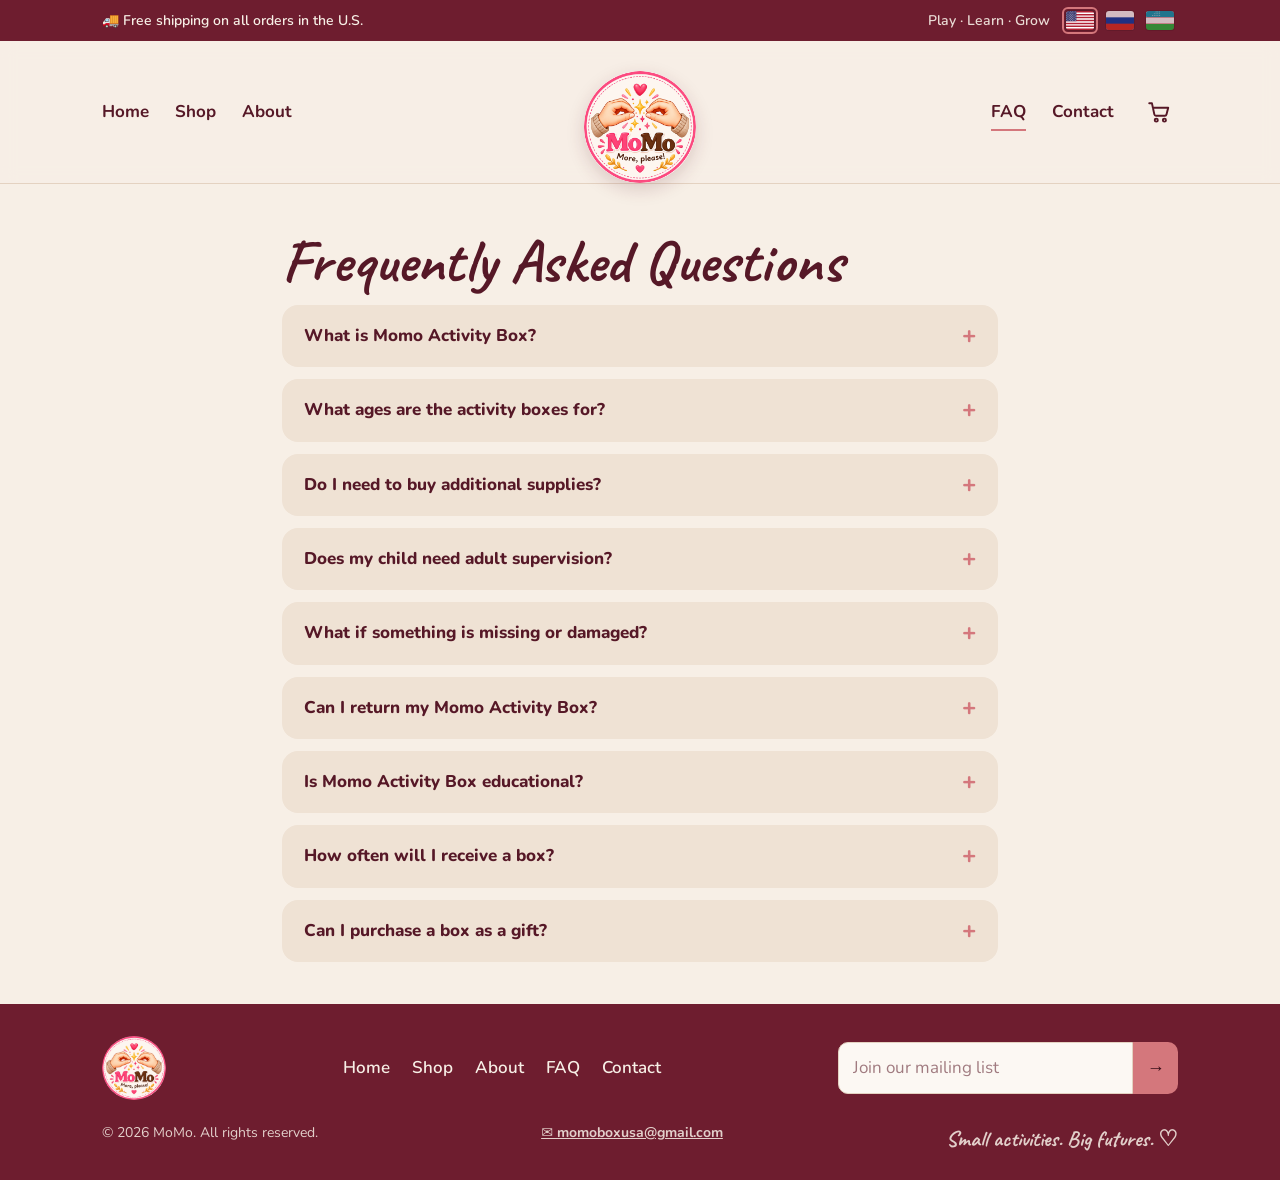
<file: faq.html>
<!DOCTYPE html>
<html lang="en">
<head>
<meta charset="utf-8">
<!-- Google tag (gtag.js) -->
<script async src="https://www.googletagmanager.com/gtag/js?id=G-FGCY3ZM4ZQ"></script>
<script>
  window.dataLayer = window.dataLayer || [];
  function gtag(){dataLayer.push(arguments);}
  // Owner test visits (?test=1, remembered for the tab; ?test=0 ends it) are not counted.
  (function(){var t=false,l='en';try{var q=new URLSearchParams(location.search).get('test');if(q==='1')sessionStorage.setItem('momo-test','1');if(q==='0')sessionStorage.removeItem('momo-test');t=sessionStorage.getItem('momo-test')==='1';l=localStorage.getItem('momo-lang')||(navigator.language||'').slice(0,2);}catch(e){}
    if(t)window['ga-disable-G-FGCY3ZM4ZQ']=true;
    gtag('set','user_properties',{site_language:['en','ru','uz'].indexOf(l)<0?'en':l});})();
  gtag('js', new Date());

  gtag('config', 'G-FGCY3ZM4ZQ');
</script>
<meta name="color-scheme" content="light">
<meta name="viewport" content="width=device-width, initial-scale=1, viewport-fit=cover">
<title data-i18n="title.faq">FAQ – MoMo</title>
<meta name="description" content="Themed activity boxes with hands-on crafts, printable worksheets, and playful learning for preschoolers ages 2–5.">
<link rel="icon" href="images/logo.png?v=4">
<link rel="stylesheet" href="css/styles.css?v=15">
</head>
<body data-page="faq">

<div class="topbar"><div class="wrap"><span data-i18n="top.ship">🚚 Free shipping on all orders in the U.S.</span><span class="tag" data-i18n="top.tag">Play · Learn · Grow</span><div class="lang" role="group" aria-label="Language"><button data-lang="en" lang="en" title="English" aria-label="English"><img src="images/flags/us.svg" alt="" width="28" height="19"></button><button data-lang="ru" lang="ru" title="Русский" aria-label="Русский"><img src="images/flags/ru.svg" alt="" width="28" height="19"></button><button data-lang="uz" lang="uz" title="Oʻzbekcha" aria-label="Oʻzbekcha"><img src="images/flags/uz.svg" alt="" width="28" height="19"></button></div></div></div>

<header class="site">
<div class="wrap">
<nav class="nav" id="nav" aria-label="Main">
  <ul class="left">
    <li><a class="link" data-go="home" href="index.html" data-i18n="nav.home">Home</a></li>
    <li><a class="link" data-go="shop" href="shop.html" data-i18n="nav.shop">Shop</a></li>
    <li><a class="link" data-go="about" href="about.html" data-i18n="nav.about">About</a></li>
  </ul>
  <button class="menu-toggle" id="menuBtn" aria-label="Menu" data-i18n-attr="aria-label:nav.menu" aria-expanded="false"><svg viewBox="0 0 24 24" fill="none" stroke="currentColor" stroke-width="2" stroke-linecap="round"><path d="M4 7h16M4 12h16M4 17h16"/></svg></button>
  <button class="logo-btn" data-go="home" aria-label="MoMo home"><img src="images/logo.png?v=4" alt="MoMo – More, please!"></button>
  <ul class="right">
    <li class="link-li"><a class="link" data-go="faq" href="faq.html" data-i18n="nav.faq">FAQ</a></li>
    <li class="link-li"><a class="link" data-go="contact" href="contact.html" data-i18n="nav.contact">Contact</a></li>
    <li><button class="cart-btn" data-go="cart" aria-label="Cart" data-i18n-attr="aria-label:nav.cart"><svg viewBox="0 0 24 24" fill="none" stroke="currentColor" stroke-width="1.8" stroke-linecap="round" stroke-linejoin="round"><path d="M3 4h2.5l2.2 10.2a1.5 1.5 0 0 0 1.5 1.2h8.2a1.5 1.5 0 0 0 1.5-1.1L20.5 8H6.3"/><circle cx="9.5" cy="19.5" r="1.4"/><circle cx="17" cy="19.5" r="1.4"/></svg><span class="badge" id="badge">0</span></button></li>
  </ul>
</nav>
</div>
</header>

<main>
<div class="page active">
  <div class="wrap prose" style="max-width:760px">
    <div class="page-head" style="padding-left:0"><h1 data-i18n="faq.title">Frequently Asked Questions</h1></div>
    <details><summary data-i18n="faq.q1">What is Momo Activity Box?</summary><div class="faq-a" data-i18n="faq.a1"><p>Momo Activity Box is a box of experiences designed to bring creativity, learning, and fun right to your home.</p><p>Each box includes ready-to-use worksheets, crafts, and all the materials needed to complete the activities. Just open the box and let the fun begin!</p></div></details>
    <details><summary data-i18n="faq.q2">What ages are the activity boxes for?</summary><div class="faq-a" data-i18n="faq.a2"><p>Momo Activity Box is designed primarily for children ages 2–5, with parental guidance and participation.</p><p>Older children are welcome to enjoy Momo too — especially if they love crafts, creating, and hands-on activities!</p></div></details>
    <details><summary data-i18n="faq.q3">Do I need to buy additional supplies?</summary><div class="faq-a" data-i18n="faq.a3"><p>No! Everything needed for the activities is included in your box.</p><p>✂️ Already have scissors, glue, and coloring tools? Perfect — use what you already have!</p><p>Don’t have them? You can add our Starter Tool Kit for $8.99, which includes the basic tools you’ll need.</p></div></details>
    <details><summary data-i18n="faq.q4">Does my child need adult supervision?</summary><div class="faq-a" data-i18n="faq.a4"><p>Yes. Momo Activity Box is designed for children to enjoy with parental guidance, especially for younger children. Some activities may involve small pieces or tools that require adult assistance.</p></div></details>
    <details><summary data-i18n="faq.q5">What if something is missing or damaged?</summary><div class="faq-a" data-i18n="faq.a5"><p>We’re here to help! Please contact us at <a href="mailto:momoboxusa@gmail.com">momoboxusa@gmail.com</a> within 3 days of receiving your box and let us know what happened. We’ll do our best to make it right.</p></div></details>
    <details><summary data-i18n="faq.q6">Can I return my Momo Activity Box?</summary><div class="faq-a" data-i18n="faq.a6"><p>Because our boxes contain curated activity materials prepared specifically for each experience, all Momo Activity Box sales are final and we do not accept returns.</p><p>If your box arrives damaged or something is missing, please contact us within 3 days of delivery at <a href="mailto:momoboxusa@gmail.com">momoboxusa@gmail.com</a> so we can help.</p></div></details>
    <details><summary data-i18n="faq.q7">Is Momo Activity Box educational?</summary><div class="faq-a" data-i18n="faq.a7"><p>Absolutely! Momo is designed to make learning feel like play. Activities encourage children to explore creativity, fine-motor skills, problem-solving, following directions, early learning, and independent thinking — all while having fun.</p></div></details>
    <details><summary data-i18n="faq.q8">How often will I receive a box?</summary><div class="faq-a" data-i18n="faq.a8"><p>Each box is a one-time purchase.</p></div></details>
    <details><summary data-i18n="faq.q9">Can I purchase a box as a gift?</summary><div class="faq-a" data-i18n="faq.a9"><p>Absolutely! Momo Activity Box makes a fun gift for birthdays, holidays, or simply because you want to give a child something fun to do.</p></div></details>
  </div>
</div>
</main>

<footer class="site">
  <div class="wrap">
    <div class="foot">
      <img src="images/logo.png?v=4" alt="MoMo logo">
      <ul>
        <li><a data-go="home" href="index.html" data-i18n="nav.home">Home</a></li><li><a data-go="shop" href="shop.html" data-i18n="nav.shop">Shop</a></li><li><a data-go="about" href="about.html" data-i18n="nav.about">About</a></li><li><a data-go="faq" href="faq.html" data-i18n="nav.faq">FAQ</a></li><li><a data-go="contact" href="contact.html" data-i18n="nav.contact">Contact</a></li>
      </ul>
      <form class="mail" id="mailForm"><input type="email" required placeholder="Join our mailing list" aria-label="Email address" data-i18n-attr="placeholder:mail.placeholder,aria-label:mail.label"><button type="submit" aria-label="Join" data-i18n-attr="aria-label:mail.join">→</button></form>
    </div>
    <div class="legal"><span>© <span id="yr">2026</span> MoMo. <span data-i18n="legal.rights">All rights reserved.</span></span><a class="foot-mail" href="mailto:momoboxusa@gmail.com">✉ momoboxusa@gmail.com</a><em data-i18n="legal.motto">Small activities. Big futures. ♡</em></div>
  </div>
</footer>

<div class="modal" id="modal" role="dialog" aria-modal="true" aria-labelledby="mTitle"><div class="box"><h3 id="mTitle"></h3><p id="mText"></p><button class="btn small" id="mClose" data-i18n="modal.close">Got it</button></div></div>
<div class="toast" id="toast" role="status"></div>

<script src="js/i18n.js?v=12"></script>
<script src="js/main.js?v=16"></script>
<script src="js/analytics.js?v=4"></script>
</body>
</html>
</file>
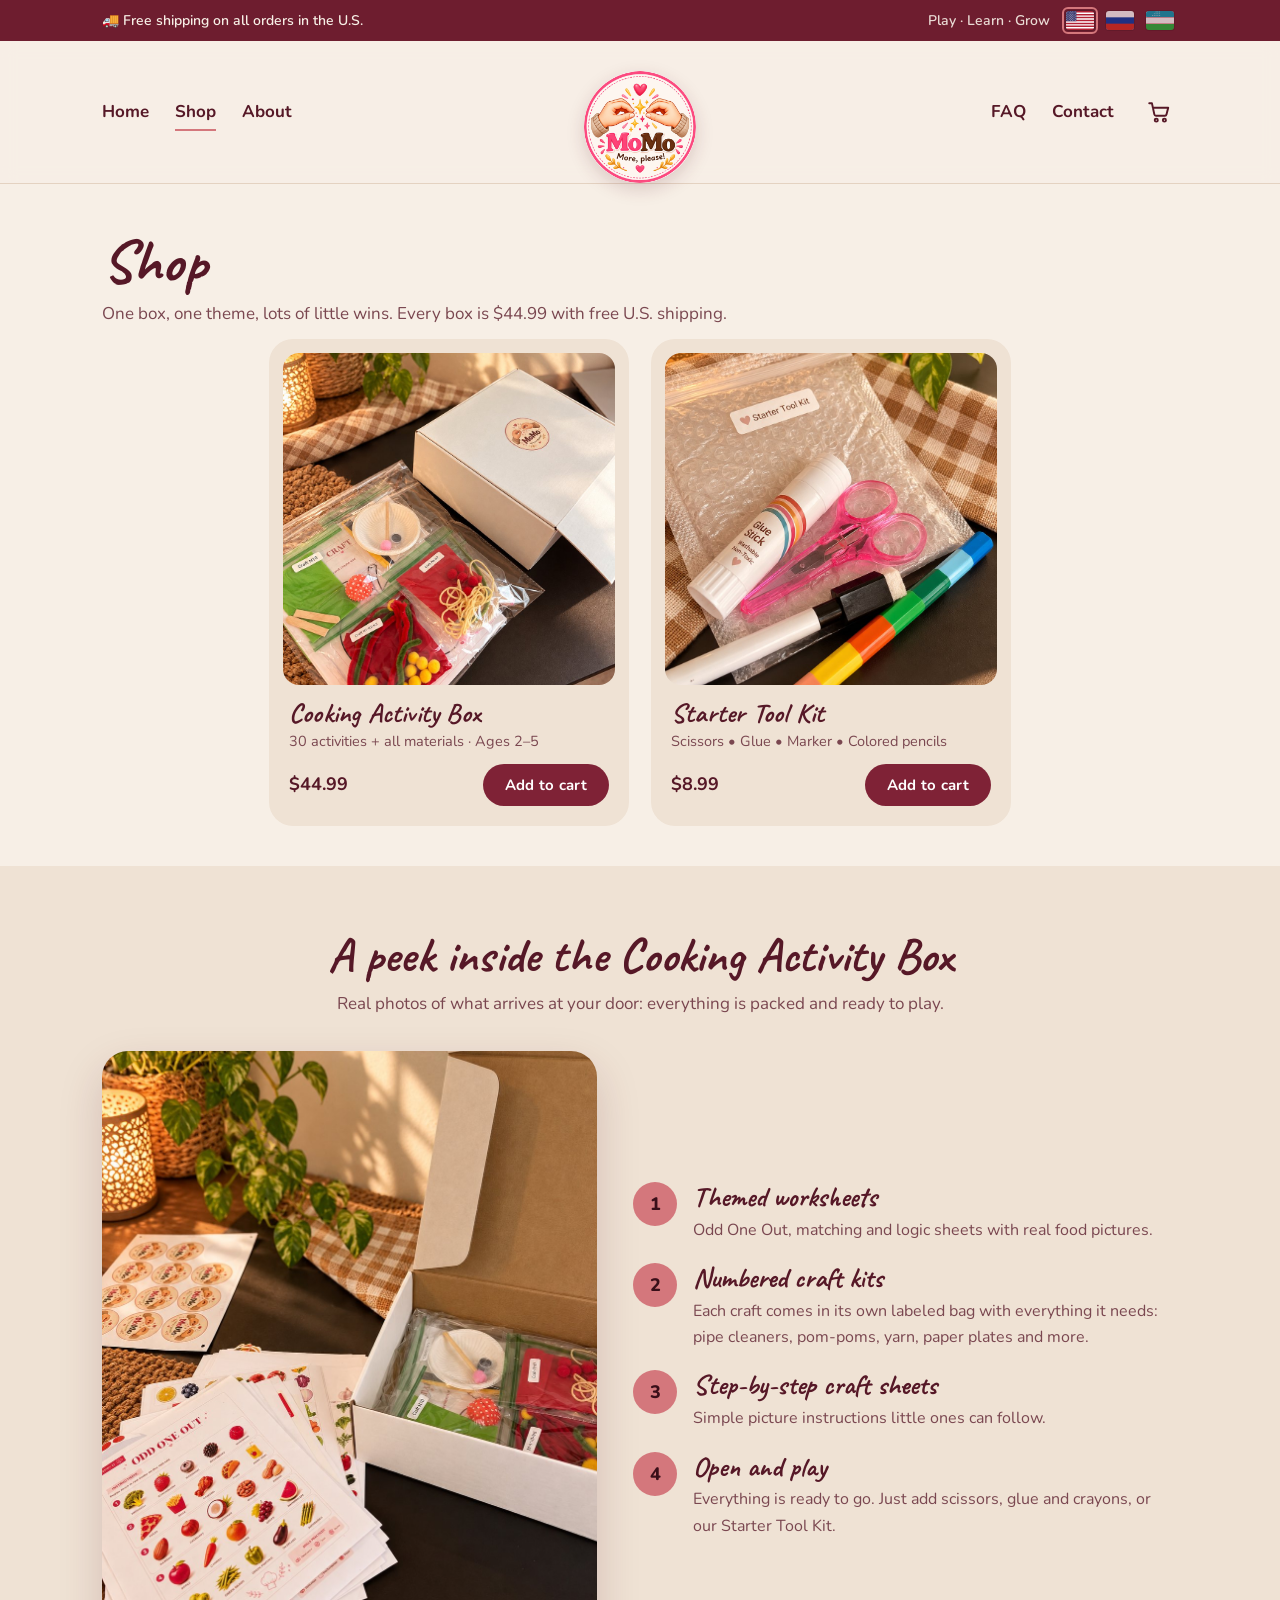
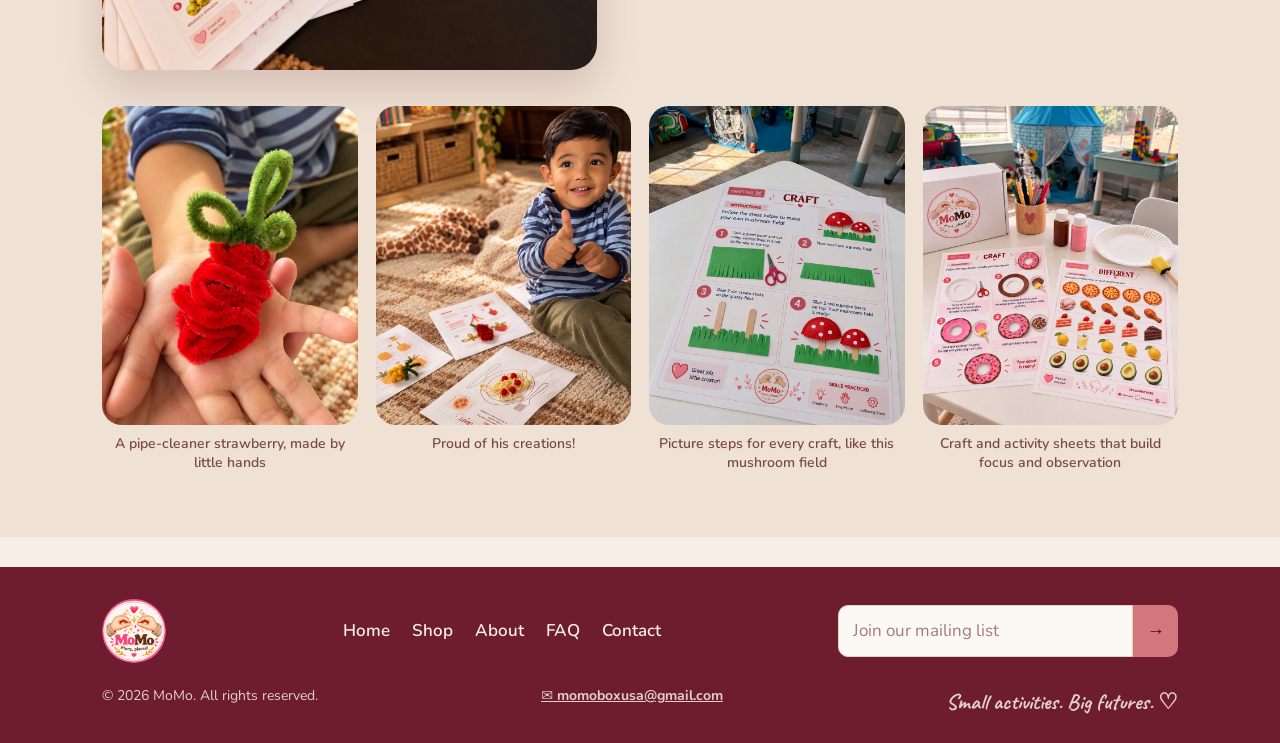
<file: shop.html>
<!DOCTYPE html>
<html lang="en">
<head>
<meta charset="utf-8">
<!-- Google tag (gtag.js) -->
<script async src="https://www.googletagmanager.com/gtag/js?id=G-FGCY3ZM4ZQ"></script>
<script>
  window.dataLayer = window.dataLayer || [];
  function gtag(){dataLayer.push(arguments);}
  // Owner test visits (?test=1, remembered for the tab; ?test=0 ends it) are not counted.
  (function(){var t=false,l='en';try{var q=new URLSearchParams(location.search).get('test');if(q==='1')sessionStorage.setItem('momo-test','1');if(q==='0')sessionStorage.removeItem('momo-test');t=sessionStorage.getItem('momo-test')==='1';l=localStorage.getItem('momo-lang')||(navigator.language||'').slice(0,2);}catch(e){}
    if(t)window['ga-disable-G-FGCY3ZM4ZQ']=true;
    gtag('set','user_properties',{site_language:['en','ru','uz'].indexOf(l)<0?'en':l});})();
  gtag('js', new Date());

  gtag('config', 'G-FGCY3ZM4ZQ');
</script>
<meta name="color-scheme" content="light">
<meta name="viewport" content="width=device-width, initial-scale=1, viewport-fit=cover">
<title data-i18n="title.shop">Shop – MoMo</title>
<meta name="description" content="Themed activity boxes with hands-on crafts, printable worksheets, and playful learning for preschoolers ages 2–5.">
<link rel="icon" href="images/logo.png?v=4">
<link rel="stylesheet" href="css/styles.css?v=15">
</head>
<body data-page="shop">

<div class="topbar"><div class="wrap"><span data-i18n="top.ship">🚚 Free shipping on all orders in the U.S.</span><span class="tag" data-i18n="top.tag">Play · Learn · Grow</span><div class="lang" role="group" aria-label="Language"><button data-lang="en" lang="en" title="English" aria-label="English"><img src="images/flags/us.svg" alt="" width="28" height="19"></button><button data-lang="ru" lang="ru" title="Русский" aria-label="Русский"><img src="images/flags/ru.svg" alt="" width="28" height="19"></button><button data-lang="uz" lang="uz" title="Oʻzbekcha" aria-label="Oʻzbekcha"><img src="images/flags/uz.svg" alt="" width="28" height="19"></button></div></div></div>

<header class="site">
<div class="wrap">
<nav class="nav" id="nav" aria-label="Main">
  <ul class="left">
    <li><a class="link" data-go="home" href="index.html" data-i18n="nav.home">Home</a></li>
    <li><a class="link" data-go="shop" href="shop.html" data-i18n="nav.shop">Shop</a></li>
    <li><a class="link" data-go="about" href="about.html" data-i18n="nav.about">About</a></li>
  </ul>
  <button class="menu-toggle" id="menuBtn" aria-label="Menu" data-i18n-attr="aria-label:nav.menu" aria-expanded="false"><svg viewBox="0 0 24 24" fill="none" stroke="currentColor" stroke-width="2" stroke-linecap="round"><path d="M4 7h16M4 12h16M4 17h16"/></svg></button>
  <button class="logo-btn" data-go="home" aria-label="MoMo home"><img src="images/logo.png?v=4" alt="MoMo – More, please!"></button>
  <ul class="right">
    <li class="link-li"><a class="link" data-go="faq" href="faq.html" data-i18n="nav.faq">FAQ</a></li>
    <li class="link-li"><a class="link" data-go="contact" href="contact.html" data-i18n="nav.contact">Contact</a></li>
    <li><button class="cart-btn" data-go="cart" aria-label="Cart" data-i18n-attr="aria-label:nav.cart"><svg viewBox="0 0 24 24" fill="none" stroke="currentColor" stroke-width="1.8" stroke-linecap="round" stroke-linejoin="round"><path d="M3 4h2.5l2.2 10.2a1.5 1.5 0 0 0 1.5 1.2h8.2a1.5 1.5 0 0 0 1.5-1.1L20.5 8H6.3"/><circle cx="9.5" cy="19.5" r="1.4"/><circle cx="17" cy="19.5" r="1.4"/></svg><span class="badge" id="badge">0</span></button></li>
  </ul>
</nav>
</div>
</header>

<main>
<div class="page active">
  <div class="wrap">
    <div class="page-head"><h1 data-i18n="nav.shop">Shop</h1><p data-i18n="shop.lead">One box, one theme, lots of little wins. Every box is $44.99 with free U.S. shipping.</p></div>
    <div class="shop-grid">
      <article class="card"><img src="images/cooking-box-kits.jpg" alt="Cooking Activity Box: labeled craft bags with pipe cleaners, pom-poms and yarn in front of the box"><h3><span data-i18n="box.cooking.name">Cooking Activity Box</span></h3><p class="sub"><span data-i18n="box.cooking.sub">30 activities + all materials</span> · <span data-i18n="meta.ages">Ages 2–5</span></p><div class="row"><b>$44.99</b><button class="btn small" data-add="cooking" data-i18n="btn.add">Add to cart</button></div></article>
      <article class="card"><img src="images/starter-kit.jpg" alt="Starter Tool Kit: pink kids' scissors, a washable glue stick, a marker and colored pencils"><h3><span data-i18n="box.toolkit.name">Starter Tool Kit</span></h3><p class="sub"><span data-i18n="box.toolkit.sub">Scissors • Glue • Marker • Colored pencils</span></p><div class="row"><b>$8.99</b><button class="btn small" data-add="toolkit" data-i18n="btn.add">Add to cart</button></div></article>
    </div>
  </div>
  <section class="block peek">
    <div class="wrap">
      <div class="sec-head"><h2 data-i18n="peek.title">A peek inside the Cooking Activity Box</h2><p data-i18n="peek.lead">Real photos of what arrives at your door: everything is packed and ready to play.</p></div>
      <div class="peek-grid">
        <img class="peek-main" src="images/peek-box-open.jpg" alt="An open MoMo box with labeled craft kits next to a stack of Odd One Out and food worksheets" loading="lazy" width="900" height="1200">
        <ol class="peek-list">
          <li><div><strong data-i18n="peek.i1t">Themed worksheets</strong><span data-i18n="peek.i1d">Odd One Out, matching and logic sheets with real food pictures.</span></div></li>
          <li><div><strong data-i18n="peek.i2t">Numbered craft kits</strong><span data-i18n="peek.i2d">Each craft comes in its own labeled bag with everything it needs: pipe cleaners, pom-poms, yarn, paper plates and more.</span></div></li>
          <li><div><strong data-i18n="peek.i3t">Step-by-step craft sheets</strong><span data-i18n="peek.i3d">Simple picture instructions little ones can follow.</span></div></li>
          <li><div><strong data-i18n="peek.i4t">Open and play</strong><span data-i18n="peek.i4d">Everything is ready to go. Just add scissors, glue and crayons, or our Starter Tool Kit.</span></div></li>
        </ol>
      </div>
      <div class="peek-photos">
        <figure><img src="images/peek-strawberry.jpg" alt="A child holding a red pipe-cleaner strawberry craft" loading="lazy" width="900" height="1200"><figcaption data-i18n="peek.c2">A pipe-cleaner strawberry, made by little hands</figcaption></figure>
        <figure><img src="images/peek-thumbs-up.jpg" alt="A smiling boy giving a thumbs-up next to his finished craft worksheets" loading="lazy" width="900" height="1200"><figcaption data-i18n="peek.c3">Proud of his creations!</figcaption></figure>
        <figure><img src="images/peek-mushroom-sheet.jpg" alt="Craft N10 instruction sheet: make a mushroom field with green paper, ice-cream sticks and red cupcake liners" loading="lazy" width="900" height="1200"><figcaption data-i18n="peek.c4">Picture steps for every craft, like this mushroom field</figcaption></figure>
        <figure><img src="images/peek-donut-sheets.jpg" alt="The donut craft sheet and the Different activity sheet with paint, a paper plate and a sponge brush" loading="lazy" width="900" height="1200"><figcaption data-i18n="peek.c5">Craft and activity sheets that build focus and observation</figcaption></figure>
      </div>
    </div>
  </section>
</div>
</main>

<footer class="site">
  <div class="wrap">
    <div class="foot">
      <img src="images/logo.png?v=4" alt="MoMo logo">
      <ul>
        <li><a data-go="home" href="index.html" data-i18n="nav.home">Home</a></li><li><a data-go="shop" href="shop.html" data-i18n="nav.shop">Shop</a></li><li><a data-go="about" href="about.html" data-i18n="nav.about">About</a></li><li><a data-go="faq" href="faq.html" data-i18n="nav.faq">FAQ</a></li><li><a data-go="contact" href="contact.html" data-i18n="nav.contact">Contact</a></li>
      </ul>
      <form class="mail" id="mailForm"><input type="email" required placeholder="Join our mailing list" aria-label="Email address" data-i18n-attr="placeholder:mail.placeholder,aria-label:mail.label"><button type="submit" aria-label="Join" data-i18n-attr="aria-label:mail.join">→</button></form>
    </div>
    <div class="legal"><span>© <span id="yr">2026</span> MoMo. <span data-i18n="legal.rights">All rights reserved.</span></span><a class="foot-mail" href="mailto:momoboxusa@gmail.com">✉ momoboxusa@gmail.com</a><em data-i18n="legal.motto">Small activities. Big futures. ♡</em></div>
  </div>
</footer>

<div class="modal" id="modal" role="dialog" aria-modal="true" aria-labelledby="mTitle"><div class="box"><h3 id="mTitle"></h3><p id="mText"></p><button class="btn small" id="mClose" data-i18n="modal.close">Got it</button></div></div>
<div class="toast" id="toast" role="status"></div>

<script src="js/i18n.js?v=12"></script>
<script src="js/main.js?v=16"></script>
<script src="js/analytics.js?v=4"></script>
</body>
</html>
</file>
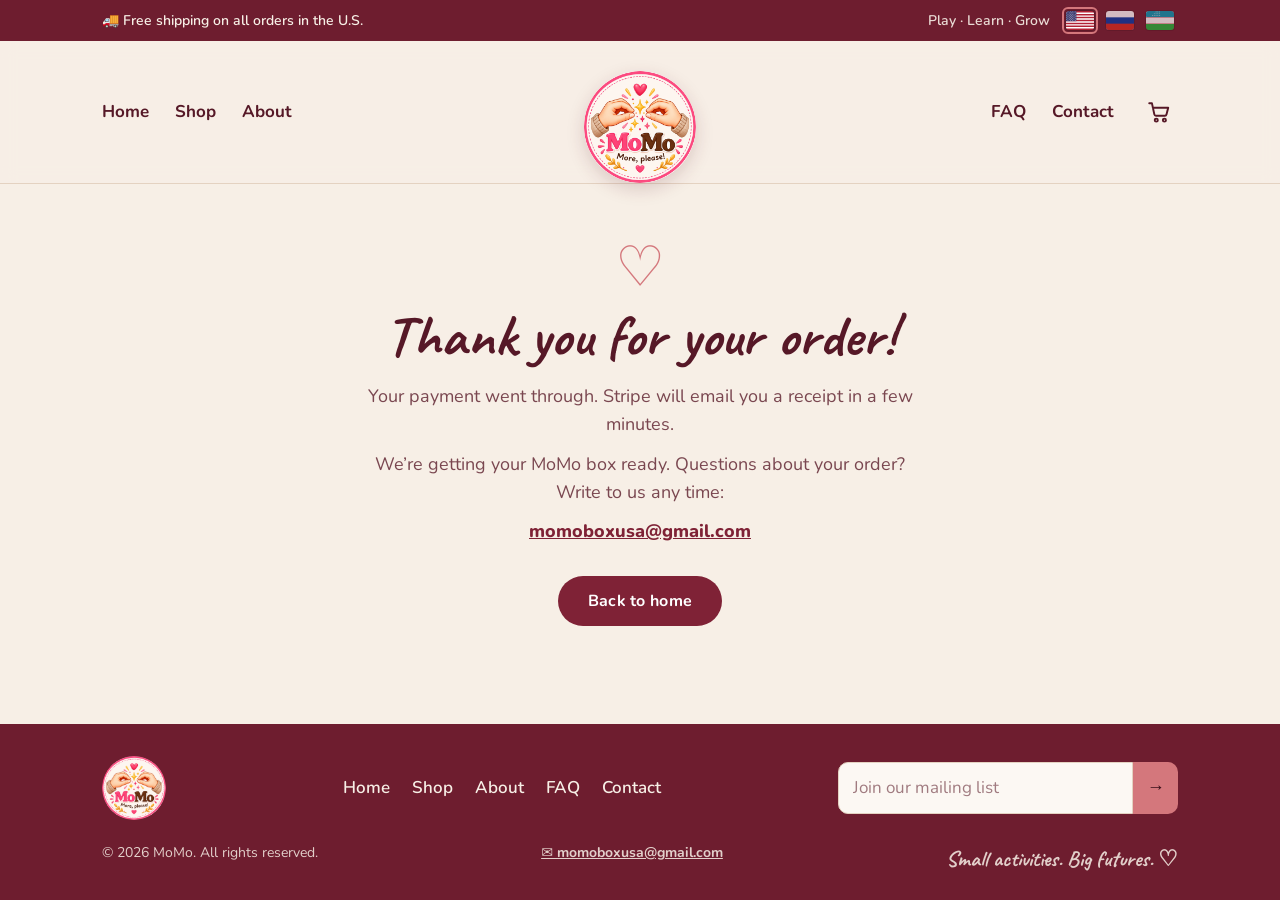
<file: thank-you.html>
<!DOCTYPE html>
<html lang="en">
<head>
<meta charset="utf-8">
<!-- Google tag (gtag.js) -->
<script async src="https://www.googletagmanager.com/gtag/js?id=G-FGCY3ZM4ZQ"></script>
<script>
  window.dataLayer = window.dataLayer || [];
  function gtag(){dataLayer.push(arguments);}
  // Owner test visits (?test=1, remembered for the tab; ?test=0 ends it) are not counted.
  (function(){var t=false,l='en';try{var q=new URLSearchParams(location.search).get('test');if(q==='1')sessionStorage.setItem('momo-test','1');if(q==='0')sessionStorage.removeItem('momo-test');t=sessionStorage.getItem('momo-test')==='1';l=localStorage.getItem('momo-lang')||(navigator.language||'').slice(0,2);}catch(e){}
    if(t)window['ga-disable-G-FGCY3ZM4ZQ']=true;
    gtag('set','user_properties',{site_language:['en','ru','uz'].indexOf(l)<0?'en':l});})();
  gtag('js', new Date());

  gtag('config', 'G-FGCY3ZM4ZQ');
</script>
<meta name="robots" content="noindex">
<meta name="color-scheme" content="light">
<meta name="viewport" content="width=device-width, initial-scale=1, viewport-fit=cover">
<title data-i18n="title.thanks">Thank you – MoMo</title>
<meta name="description" content="Themed activity boxes with hands-on crafts, printable worksheets, and playful learning for preschoolers ages 2–5.">
<link rel="icon" href="images/logo.png?v=4">
<link rel="stylesheet" href="css/styles.css?v=15">
</head>
<body data-page="thanks">

<div class="topbar"><div class="wrap"><span data-i18n="top.ship">🚚 Free shipping on all orders in the U.S.</span><span class="tag" data-i18n="top.tag">Play · Learn · Grow</span><div class="lang" role="group" aria-label="Language"><button data-lang="en" lang="en" title="English" aria-label="English"><img src="images/flags/us.svg" alt="" width="28" height="19"></button><button data-lang="ru" lang="ru" title="Русский" aria-label="Русский"><img src="images/flags/ru.svg" alt="" width="28" height="19"></button><button data-lang="uz" lang="uz" title="Oʻzbekcha" aria-label="Oʻzbekcha"><img src="images/flags/uz.svg" alt="" width="28" height="19"></button></div></div></div>

<header class="site">
<div class="wrap">
<nav class="nav" id="nav" aria-label="Main">
  <ul class="left">
    <li><a class="link" data-go="home" href="index.html" data-i18n="nav.home">Home</a></li>
    <li><a class="link" data-go="shop" href="shop.html" data-i18n="nav.shop">Shop</a></li>
    <li><a class="link" data-go="about" href="about.html" data-i18n="nav.about">About</a></li>
  </ul>
  <button class="menu-toggle" id="menuBtn" aria-label="Menu" data-i18n-attr="aria-label:nav.menu" aria-expanded="false"><svg viewBox="0 0 24 24" fill="none" stroke="currentColor" stroke-width="2" stroke-linecap="round"><path d="M4 7h16M4 12h16M4 17h16"/></svg></button>
  <button class="logo-btn" data-go="home" aria-label="MoMo home"><img src="images/logo.png?v=4" alt="MoMo – More, please!"></button>
  <ul class="right">
    <li class="link-li"><a class="link" data-go="faq" href="faq.html" data-i18n="nav.faq">FAQ</a></li>
    <li class="link-li"><a class="link" data-go="contact" href="contact.html" data-i18n="nav.contact">Contact</a></li>
    <li><button class="cart-btn" data-go="cart" aria-label="Cart" data-i18n-attr="aria-label:nav.cart"><svg viewBox="0 0 24 24" fill="none" stroke="currentColor" stroke-width="1.8" stroke-linecap="round" stroke-linejoin="round"><path d="M3 4h2.5l2.2 10.2a1.5 1.5 0 0 0 1.5 1.2h8.2a1.5 1.5 0 0 0 1.5-1.1L20.5 8H6.3"/><circle cx="9.5" cy="19.5" r="1.4"/><circle cx="17" cy="19.5" r="1.4"/></svg><span class="badge" id="badge">0</span></button></li>
  </ul>
</nav>
</div>
</header>

<main>
<div class="page active">
  <div class="wrap thanks">
    <div class="thanks-heart" aria-hidden="true">♡</div>
    <h1 data-i18n="thanks.title">Thank you for your order!</h1>
    <p data-i18n="thanks.text1">Your payment went through. Stripe will email you a receipt in a few minutes.</p>
    <p data-i18n="thanks.text2">We’re getting your MoMo box ready. Questions about your order? Write to us any time:</p>
    <p><a class="thanks-mail" href="mailto:momoboxusa@gmail.com">momoboxusa@gmail.com</a></p>
    <button class="btn" data-go="home" data-i18n="thanks.back">Back to home</button>
  </div>
</div>
</main>

<footer class="site">
  <div class="wrap">
    <div class="foot">
      <img src="images/logo.png?v=4" alt="MoMo logo">
      <ul>
        <li><a data-go="home" href="index.html" data-i18n="nav.home">Home</a></li><li><a data-go="shop" href="shop.html" data-i18n="nav.shop">Shop</a></li><li><a data-go="about" href="about.html" data-i18n="nav.about">About</a></li><li><a data-go="faq" href="faq.html" data-i18n="nav.faq">FAQ</a></li><li><a data-go="contact" href="contact.html" data-i18n="nav.contact">Contact</a></li>
      </ul>
      <form class="mail" id="mailForm"><input type="email" required placeholder="Join our mailing list" aria-label="Email address" data-i18n-attr="placeholder:mail.placeholder,aria-label:mail.label"><button type="submit" aria-label="Join" data-i18n-attr="aria-label:mail.join">→</button></form>
    </div>
    <div class="legal"><span>© <span id="yr">2026</span> MoMo. <span data-i18n="legal.rights">All rights reserved.</span></span><a class="foot-mail" href="mailto:momoboxusa@gmail.com">✉ momoboxusa@gmail.com</a><em data-i18n="legal.motto">Small activities. Big futures. ♡</em></div>
  </div>
</footer>

<div class="modal" id="modal" role="dialog" aria-modal="true" aria-labelledby="mTitle"><div class="box"><h3 id="mTitle"></h3><p id="mText"></p><button class="btn small" id="mClose" data-i18n="modal.close">Got it</button></div></div>
<div class="toast" id="toast" role="status"></div>

<script src="js/i18n.js?v=12"></script>
<script src="js/main.js?v=16"></script>
<script src="js/analytics.js?v=4"></script>
</body>
</html>
</file>
<file: css/styles.css>
/* MoMo site styles. Colors and fonts are defined at the top in :root.
   The palette comes from the logo: beige background, dusty pink accents, burgundy text and buttons. */
/* Fonts are stored in this site (fonts/ folder), so no outside font service is needed.
   Caveat (headings) and Nunito (text) both include Cyrillic for Russian and Latin for Uzbek. */
@font-face{font-family:'Caveat';font-style:normal;font-display:swap;font-weight:400 700;src:url(../fonts/caveat-cyrillic-wght-normal.woff2) format('woff2');unicode-range:U+0301,U+0400-045F,U+0490-0491,U+04B0-04B1,U+2116}
@font-face{font-family:'Caveat';font-style:normal;font-display:swap;font-weight:400 700;src:url(../fonts/caveat-latin-ext-wght-normal.woff2) format('woff2');unicode-range:U+0100-02BA,U+02BD-02C5,U+02C7-02CC,U+02CE-02D7,U+02DD-02FF,U+0304,U+0308,U+0329,U+1D00-1DBF,U+1E00-1E9F,U+1EF2-1EFF,U+2020,U+20A0-20AB,U+20AD-20C0,U+2113,U+2C60-2C7F,U+A720-A7FF}
@font-face{font-family:'Caveat';font-style:normal;font-display:swap;font-weight:400 700;src:url(../fonts/caveat-latin-wght-normal.woff2) format('woff2');unicode-range:U+0000-00FF,U+0131,U+0152-0153,U+02BB-02BC,U+02C6,U+02DA,U+02DC,U+0304,U+0308,U+0329,U+2000-206F,U+20AC,U+2122,U+2191,U+2193,U+2212,U+2215,U+FEFF,U+FFFD}
@font-face{font-family:'Nunito';font-style:normal;font-display:swap;font-weight:200 1000;src:url(../fonts/nunito-cyrillic-wght-normal.woff2) format('woff2');unicode-range:U+0301,U+0400-045F,U+0490-0491,U+04B0-04B1,U+2116}
@font-face{font-family:'Nunito';font-style:normal;font-display:swap;font-weight:200 1000;src:url(../fonts/nunito-latin-ext-wght-normal.woff2) format('woff2');unicode-range:U+0100-02BA,U+02BD-02C5,U+02C7-02CC,U+02CE-02D7,U+02DD-02FF,U+0304,U+0308,U+0329,U+1D00-1DBF,U+1E00-1E9F,U+1EF2-1EFF,U+2020,U+20A0-20AB,U+20AD-20C0,U+2113,U+2C60-2C7F,U+A720-A7FF}
@font-face{font-family:'Nunito';font-style:normal;font-display:swap;font-weight:200 1000;src:url(../fonts/nunito-latin-wght-normal.woff2) format('woff2');unicode-range:U+0000-00FF,U+0131,U+0152-0153,U+02BB-02BC,U+02C6,U+02DA,U+02DC,U+0304,U+0308,U+0329,U+2000-206F,U+20AC,U+2122,U+2191,U+2193,U+2212,U+2215,U+FEFF,U+FFFD}
:root{
  box-sizing:border-box;
  color-scheme:light; /* always show the logo colors, even when the device is in dark mode */
  padding-top:env(safe-area-inset-top,0px);
  padding-bottom:env(safe-area-inset-bottom,0px);
  /* beige */ --bg:#f7efe6; --surface:#efe2d4; --card:#fcf8f3; --cream:#fffaf4; --line:#e4d2c1;
  /* burgundy */ --ink:#561827; --ink-soft:#7a4750; --rose:#7f2236; --rose-dark:#631a2a;
  /* dusty pink */ --pink:#d4777c; --pink-soft:#f0d6d0;
  /* burgundy bands (top bar, footer) */ --deep:#6e1d2f; --on-deep:#f7efe6;
  --head:'Caveat','Segoe Print',cursive; --body:'Nunito',system-ui,-apple-system,'Segoe UI',sans-serif;
}
html{scroll-padding-top:calc(env(safe-area-inset-top,0px) + 90px);scroll-behavior:smooth}
*,*::before,*::after{box-sizing:border-box}
body{display:flex;flex-direction:column;min-height:100vh;margin:0;background:var(--bg);color:var(--ink);font-family:var(--body);line-height:1.55;font-size:17px;-webkit-font-smoothing:antialiased}
img{max-width:100%;height:auto;display:block}
main{flex:1 0 auto}
body>header.site,body>footer.site,body>.topbar{flex:none}
a{color:inherit}
h1,h2,h3{font-family:var(--head);font-weight:700;line-height:1.05;margin:0;letter-spacing:.2px}
:focus-visible{outline:3px solid var(--pink);outline-offset:3px;border-radius:8px}
.wrap{max-width:1120px;margin:0 auto;padding:0 22px}

/* top bar + nav */
.topbar{background:var(--deep);color:var(--on-deep);font-size:14px;font-weight:600}
.topbar .wrap{display:flex;justify-content:space-between;align-items:center;gap:12px;padding-top:7px;padding-bottom:7px}
.topbar .tag{opacity:.9;margin-left:auto}
.lang{display:flex;gap:4px;flex:none}
.lang button{background:none;border:2px solid transparent;padding:2px;border-radius:6px;cursor:pointer;line-height:0;opacity:.7;transition:opacity .15s,border-color .15s}
.lang button:hover{opacity:1}
.lang button img{width:28px;height:19px;border-radius:3px;box-shadow:0 0 0 1px rgba(0,0,0,.15);object-fit:cover}
.lang button[aria-pressed="true"]{border-color:var(--pink);opacity:1}
header.site{position:sticky;top:env(safe-area-inset-top,0px);z-index:20;background:color-mix(in srgb,var(--bg) 94%,transparent);backdrop-filter:blur(8px);border-bottom:1px solid var(--line)}
.nav{display:grid;grid-template-columns:1fr auto 1fr;align-items:center;min-height:74px}
.nav ul{list-style:none;display:flex;gap:26px;margin:0;padding:0;font-weight:700}
.nav ul.right{justify-content:flex-end;align-items:center}
.nav a.link{text-decoration:none;padding:6px 0;border-bottom:2px solid transparent;cursor:pointer}
.nav a.link[aria-current="page"]{border-color:var(--pink)}
.logo-btn{background:none;border:0;padding:0;cursor:pointer;margin-top:30px;position:relative;z-index:2}
.logo-btn img{width:112px;height:112px;border-radius:50%;box-shadow:0 6px 18px rgba(86,24,39,.18)}
.cart-btn{position:relative;background:none;border:0;cursor:pointer;color:inherit;padding:6px;display:flex}
.cart-btn svg{width:26px;height:26px}
.badge{position:absolute;top:-3px;right:-4px;background:var(--rose);color:#fff;font-size:11px;font-weight:800;min-width:19px;height:19px;border-radius:99px;display:grid;place-items:center;padding:0 5px}
.menu-toggle{display:none;background:none;border:0;color:inherit;padding:6px;cursor:pointer}
.menu-toggle svg{width:28px;height:28px}

/* buttons */
.btn{display:inline-flex;align-items:center;justify-content:center;gap:10px;background:var(--rose);color:#fff;border:0;border-radius:999px;padding:14px 30px;font:700 16px var(--body);cursor:pointer;text-decoration:none;letter-spacing:.3px;transition:background .15s}
.btn:hover{background:var(--rose-dark)}
.btn.ghost{background:transparent;color:var(--rose-dark);border:2px solid var(--rose)}
.btn.ghost:hover{background:var(--surface)}
.btn.small{padding:11px 22px;font-size:15px}
.btn[disabled]{opacity:.6;cursor:default}

/* hero */
.hero{background:linear-gradient(180deg,var(--pink-soft),var(--bg));overflow:hidden}
.hero .wrap{display:grid;grid-template-columns:1fr 1.15fr;gap:32px;align-items:center;padding-top:60px;padding-bottom:60px}
.hero h1{font-size:clamp(44px,6.5vw,76px);margin-bottom:18px}
.hero p.lead{font-size:19px;max-width:30em;color:var(--ink-soft);margin:0 0 26px}
.hero .photo{position:relative}
.hero .photo img{height:auto;border-radius:28px;box-shadow:0 18px 44px rgba(86,24,39,.22);width:100%}
.stamp{position:absolute;top:-18px;right:-8px;width:104px;height:104px;border-radius:50%;background:var(--rose);color:#fff;display:grid;place-items:center;text-align:center;font:800 12.5px/1.25 var(--body);letter-spacing:.6px;transform:rotate(8deg);border:3px dashed var(--pink);outline:5px solid var(--rose)}
.pillars{display:grid;grid-template-columns:repeat(4,1fr);gap:14px;margin-top:36px;max-width:560px}
.pillars div{text-align:center;font-size:13.5px;font-weight:700;line-height:1.3;color:var(--ink-soft)}
.pillars svg{width:30px;height:30px;color:var(--pink);margin:0 auto 6px;display:block}

/* sections */
section.block{padding:64px 0}
.sec-head{text-align:center;margin-bottom:34px}
.sec-head h2{font-size:clamp(34px,4.6vw,48px)}
.sec-head p{color:var(--ink-soft);margin:10px auto 0;max-width:36em}
.grid2{display:grid;grid-template-columns:1fr 1fr;gap:22px}
.product{display:grid;grid-template-columns:1fr 1fr;gap:20px;background:var(--surface);border-radius:26px;padding:16px;align-items:center}
.product img{border-radius:18px;width:100%;height:auto;object-fit:cover;aspect-ratio:1/1}
.product h3{font-size:32px;margin-bottom:8px}
.product p{margin:0 0 14px;color:var(--ink-soft);font-size:15.5px}
.meta{list-style:none;padding:0;margin:0 0 16px;font-weight:700;font-size:15px;display:grid;gap:6px}
.meta li{display:flex;gap:8px;align-items:center}
.meta svg{width:20px;height:20px;color:var(--pink)}
.price{font-weight:800;font-size:19px;margin-bottom:12px}


/* a peek inside the box (real photos) */
.peek{background:var(--surface)}
.peek-grid{display:grid;grid-template-columns:1fr 1.1fr;gap:36px;align-items:center}
.peek-main{width:100%;aspect-ratio:4/5;object-fit:cover;border-radius:26px;box-shadow:0 18px 44px rgba(86,24,39,.18)}
.peek-list{list-style:none;margin:0;padding:0;display:grid;gap:20px;counter-reset:peek}
.peek-list li{display:grid;grid-template-columns:44px 1fr;gap:16px;align-items:start}
.peek-list li::before{counter-increment:peek;content:counter(peek);width:44px;height:44px;border-radius:50%;background:var(--pink);color:#3a0f19;font:800 18px var(--body);display:grid;place-items:center}
.peek-list strong{display:block;font-family:var(--head);font-weight:700;font-size:28px;line-height:1.1;margin-bottom:4px}
.peek-list span{color:var(--ink-soft);font-size:16px}
.peek-photos{display:grid;grid-template-columns:repeat(4,1fr);gap:18px;margin-top:36px}
.peek-photos figure{margin:0}
.peek-photos img{width:100%;aspect-ratio:4/5;object-fit:cover;border-radius:20px}
.peek-photos figcaption{margin-top:10px;text-align:center;color:var(--ink-soft);font-size:14px;font-weight:600;line-height:1.35}

/* banner + gallery */
.banner{background:var(--pink);color:#3a0f19;padding:34px 0;text-align:center}
.banner h2{font-size:clamp(32px,4.4vw,48px);transform:rotate(-1.5deg);max-width:22em;margin:0 auto}
.banner p{margin:12px 0 0;font-weight:700;font-size:17px}
.gallery{display:grid;grid-template-columns:repeat(4,1fr);gap:12px}
.gallery img{border-radius:16px;width:100%;aspect-ratio:1/1;object-fit:cover}
.follow{display:flex;gap:14px;align-items:center;margin-bottom:18px;font-weight:700}
.follow small{display:block;font-weight:600;color:var(--ink-soft);font-size:14px}

/* pages */
.page-head{padding:46px 0 12px}
.page-head h1{font-size:clamp(40px,6vw,60px)}
.page-head p{color:var(--ink-soft);margin:8px 0 0}
.prose{max-width:720px}
.prose p{margin:0 0 16px;color:var(--ink-soft);font-size:18px}
.values{display:grid;grid-template-columns:repeat(3,1fr);gap:18px;margin-top:30px}
.values div{background:var(--surface);border-radius:20px;padding:22px}
.values h3{font-size:26px;margin-bottom:6px}
.values p{margin:0;font-size:15.5px;color:var(--ink-soft)}
details{background:var(--surface);border-radius:16px;margin-bottom:12px;padding:0}
summary{cursor:pointer;font-weight:800;padding:18px 22px;list-style:none;display:flex;justify-content:space-between;gap:12px}
summary::-webkit-details-marker{display:none}
summary::after{content:"+";font-size:24px;line-height:1;color:var(--pink)}
details[open] summary::after{content:"–"}
details p{margin:0;padding:0 22px 20px;color:var(--ink-soft)}
.faq-a{padding:0 22px 20px;color:var(--ink-soft)}
.faq-a p{margin:0 0 10px;padding:0}
.faq-a p:last-child{margin:0}
.faq-a a{color:var(--rose);font-weight:700}
form.card{background:var(--surface);border-radius:24px;padding:26px;display:grid;gap:14px;max-width:560px}
label{font-weight:700;font-size:15px;display:grid;gap:6px}
input,textarea{font:inherit;color:var(--ink);background:var(--card);border:1.5px solid var(--line);border-radius:12px;padding:12px 14px;width:100%}
textarea{min-height:120px;resize:vertical}
input::placeholder,textarea::placeholder{color:var(--ink-soft);opacity:.7}
.note-ok{background:var(--surface);border-radius:14px;padding:14px 18px;font-weight:700;margin-top:12px}

/* shop cards */
.shop-grid{display:grid;grid-template-columns:repeat(auto-fit,minmax(260px,360px));justify-content:center;gap:22px;padding-bottom:40px}
.card{background:var(--surface);border-radius:24px;padding:14px;display:flex;flex-direction:column}
.card img,.card .ph{border-radius:16px;aspect-ratio:1/1;object-fit:cover;width:100%}
.card .ph{display:grid;place-items:center;font-size:64px;background:var(--card);border:2px dashed var(--line)}
.card h3{font-size:27px;margin:14px 6px 2px}
.card .sub{margin:0 6px 12px;color:var(--ink-soft);font-size:14.5px}
.card .row{margin-top:auto;padding:0 6px 6px;display:flex;justify-content:space-between;align-items:center;gap:10px}
.card .row b{font-size:18px}
.pill{display:inline-block;background:var(--card);border:1px solid var(--line);border-radius:99px;font-size:12.5px;font-weight:800;padding:3px 11px;margin-left:6px;vertical-align:middle}

/* cart */
.cart-wrap{padding-bottom:50px}
.cart-table{background:var(--card);border:1px solid var(--line);border-radius:22px;overflow:hidden}
.cart-head,.cart-row{display:grid;grid-template-columns:2.6fr .8fr 1fr .8fr;gap:16px;align-items:center;padding:18px 22px}
.cart-head{background:var(--surface);font-weight:700;font-size:15px}
.cart-row{border-top:1px solid var(--line)}
.cart-item{display:flex;gap:16px;align-items:center}
.cart-item img{width:96px;height:96px;object-fit:cover;border-radius:12px;flex:none}
.cart-item .ph{width:96px;height:96px;border-radius:12px;flex:none;display:grid;place-items:center;font-size:40px;background:var(--surface)}
.cart-item h3{font-size:27px}
.cart-item small{display:block;color:var(--ink-soft)}
.link-btn{background:none;border:0;padding:0;font:inherit;text-decoration:underline;cursor:pointer;color:inherit;font-size:14px;margin-top:4px}
.qty{display:inline-flex;align-items:center;border:1.5px solid var(--line);border-radius:12px;overflow:hidden}
.qty button{background:none;border:0;width:40px;height:40px;font-size:20px;cursor:pointer;color:inherit}
.qty span{min-width:30px;text-align:center;font-weight:800}
.cart-lower{display:grid;grid-template-columns:1fr 1fr;gap:22px;margin-top:22px}
.summary{background:var(--surface);border-radius:22px;padding:24px}
.summary h3{font-size:30px;margin-bottom:12px}
.sum-row{display:flex;justify-content:space-between;padding:6px 0}
.sum-row.total{border-top:1px solid var(--line);margin-top:8px;padding-top:14px;font-weight:800;font-size:20px}
.summary .btn{width:100%;margin-top:14px}
.empty{text-align:center;padding:50px 20px;color:var(--ink-soft)}
.empty h3{font-size:34px;color:var(--ink);margin-bottom:8px}

.stripe-note{font-size:13.5px;color:var(--ink-soft);text-align:center;margin:10px 0 0}
.thanks{text-align:center;max-width:620px;padding-top:56px;padding-bottom:56px}
.thanks-heart{font-size:56px;color:var(--pink);line-height:1}
.thanks h1{font-size:clamp(40px,6vw,58px);margin:10px 0 16px}
.thanks p{color:var(--ink-soft);font-size:18px;margin:0 0 12px}
.thanks-mail{color:var(--rose);font-weight:800}
.thanks .btn{margin-top:18px}

/* modal */
.modal{position:fixed;inset:0;background:rgba(40,10,18,.5);display:none;place-items:center;z-index:50;padding:20px}
.modal.open{display:grid}
.modal .box{background:var(--bg);border-radius:24px;padding:28px;max-width:420px;text-align:center}
.modal h3{font-size:34px;margin-bottom:8px}
.modal p{color:var(--ink-soft);margin:0 0 18px}

/* footer */
footer.site{background:var(--deep);color:var(--on-deep);margin-top:30px;padding:32px 0 calc(24px)}
.foot{display:flex;flex-wrap:wrap;gap:20px 34px;align-items:center;justify-content:space-between}
.foot ul{list-style:none;display:flex;flex-wrap:wrap;gap:22px;margin:0;padding:0;font-weight:600}
.foot a{text-decoration:none;cursor:pointer}
.foot img{width:64px;height:64px;border-radius:50%}
.mail{display:flex;max-width:340px;flex:1 1 260px}
.mail input{border-radius:10px 0 0 10px}
.mail button{border:0;background:var(--pink);color:#3a0f19;border-radius:0 10px 10px 0;width:50px;cursor:pointer;font-size:18px}
.legal{display:flex;justify-content:space-between;flex-wrap:wrap;gap:8px;margin-top:22px;font-size:14px;opacity:.85}
.foot-mail{color:inherit;font-weight:700}
.contact-mail a{color:var(--rose);font-weight:700}
.legal em{font-family:var(--head);font-style:normal;font-weight:700;font-size:22px}
.toast{position:fixed;left:50%;bottom:calc(24px + env(safe-area-inset-bottom,0px));transform:translate(-50%,30px);background:var(--ink);color:var(--bg);padding:12px 22px;border-radius:99px;font-weight:700;opacity:0;pointer-events:none;transition:.25s;z-index:60}
.toast.show{opacity:1;transform:translate(-50%,0)}

@media (max-width:860px){
  .hero .wrap,.grid2,.cart-lower,.values,.peek-grid{grid-template-columns:1fr}
  .shop-grid{grid-template-columns:1fr 1fr}
  .peek-photos{grid-template-columns:repeat(2,1fr)}
  .gallery{grid-template-columns:repeat(3,1fr)}
  .gallery img:nth-child(n+4){display:none}
  .nav{grid-template-columns:auto 1fr auto}
  .menu-toggle{display:block}
  .nav ul.left,.nav ul.right .link-li{display:none}
  .nav.open ul.left{display:flex;flex-direction:column;position:absolute;left:0;right:0;top:100%;background:var(--bg);padding:14px 22px 20px;border-bottom:1px solid var(--line);gap:12px}
  .nav.open ul.right .link-li{display:block}
  .logo-btn{margin-top:20px}.logo-btn img{width:92px;height:92px}
  .topbar .tag{display:none}
  .topbar{font-size:12.5px}
  .stamp{width:88px;height:88px;font-size:11px;right:6px;top:-26px}
  .cart-head{display:none}
  .cart-row{grid-template-columns:1fr auto;gap:12px}
  .cart-row .c-price{display:none}
  .cart-item{min-width:0;gap:12px}
  .cart-item img,.cart-item .ph{width:72px;height:72px}
  .cart-item h3{font-size:23px}
  .qty button{width:34px}
}
@media (max-width:520px){
  .product{grid-template-columns:1fr}
  .product img{aspect-ratio:4/3}
  section.block{padding:44px 0}
  .cart-row{grid-template-columns:1fr auto;row-gap:14px}
  .peek-main{aspect-ratio:1/1}
  .peek-photos{display:flex;overflow-x:auto;scroll-snap-type:x mandatory;gap:14px;margin:28px -22px 0;padding:0 22px 6px;scrollbar-width:none}
  .peek-photos::-webkit-scrollbar{display:none}
  .peek-photos figure{flex:0 0 74%;scroll-snap-align:center}
  .cart-item{grid-column:1/-1}
  .cart-row .qty{justify-self:start}
  .cart-row>div:last-child{text-align:right}
  .sec-head{margin-bottom:24px}
  .hero .wrap{padding-top:36px;padding-bottom:40px;gap:28px}
  .pillars{margin-top:28px}
  .banner{padding:26px 0}
  .shop-grid{grid-template-columns:1fr}
  .pillars{grid-template-columns:repeat(2,1fr)}
  body{font-size:16.5px}
}
@media (prefers-reduced-motion:reduce){html{scroll-behavior:auto}*{transition:none!important}}
</file>
